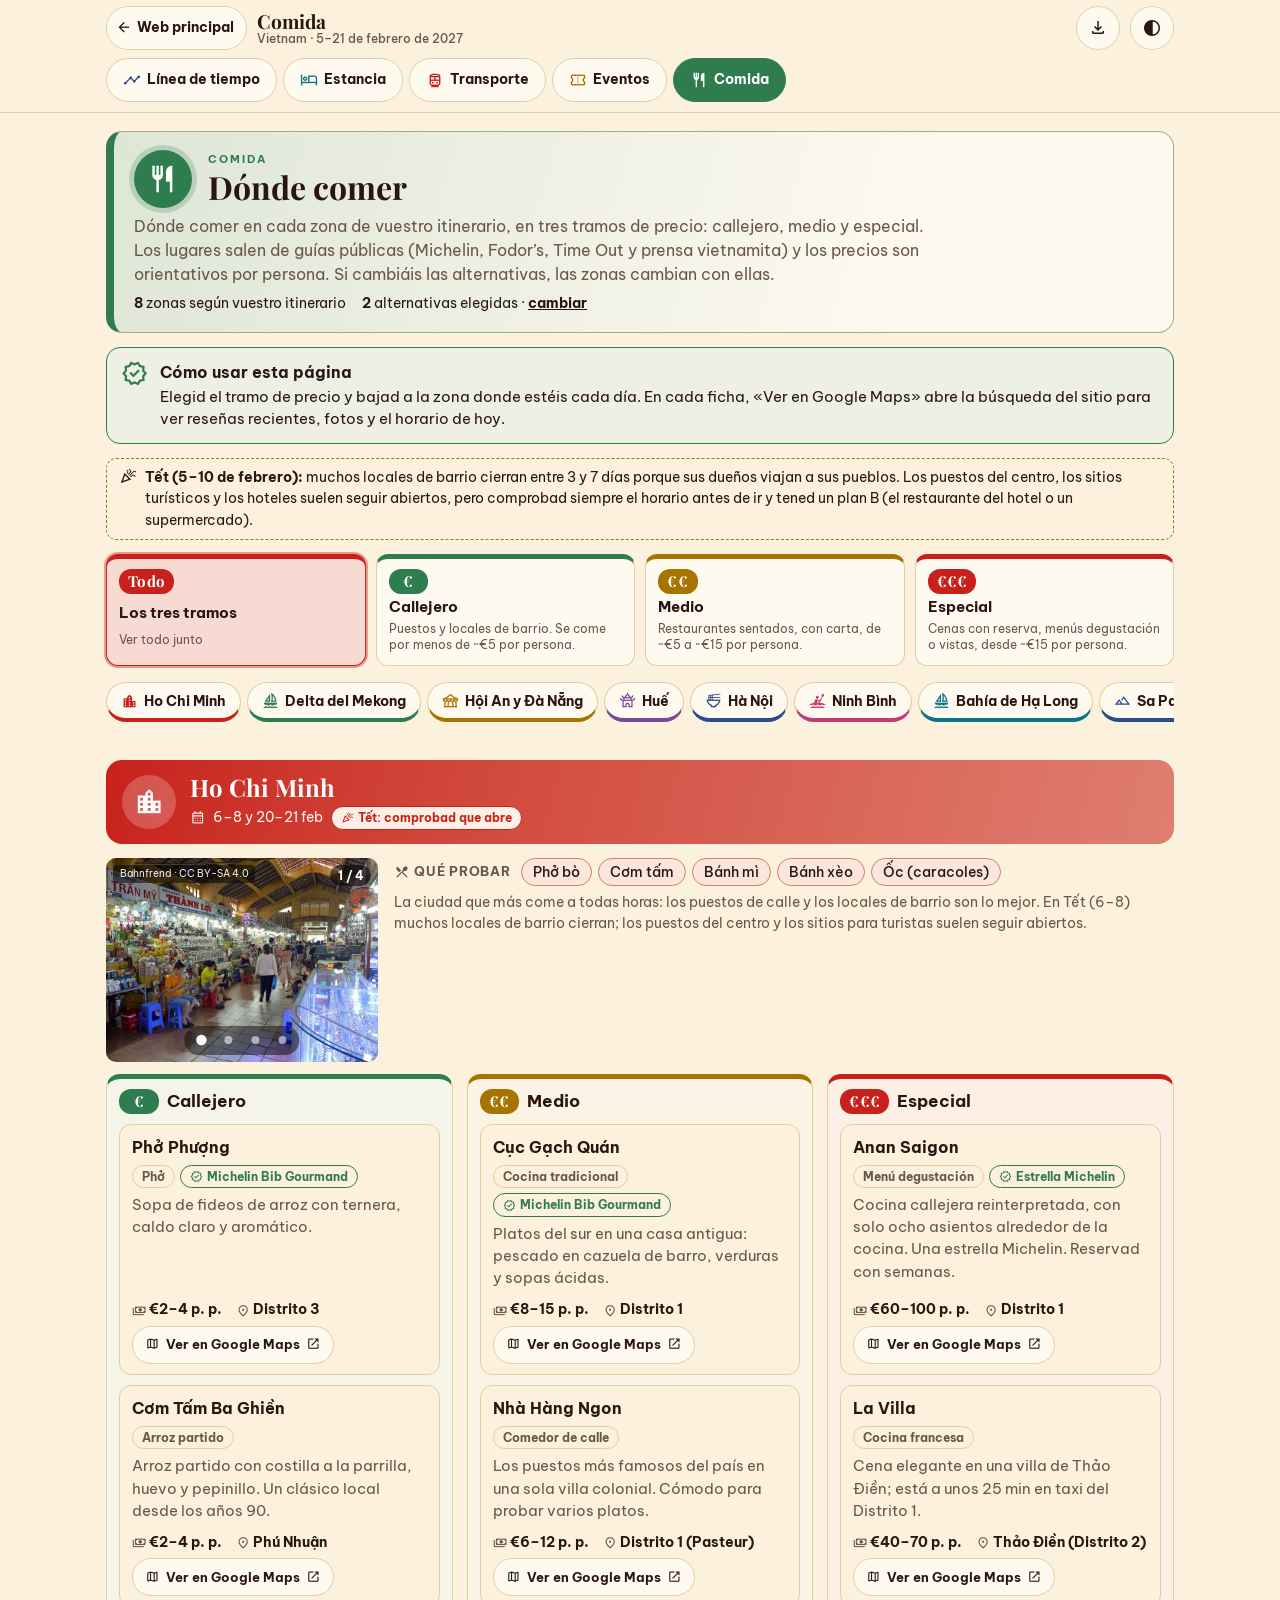
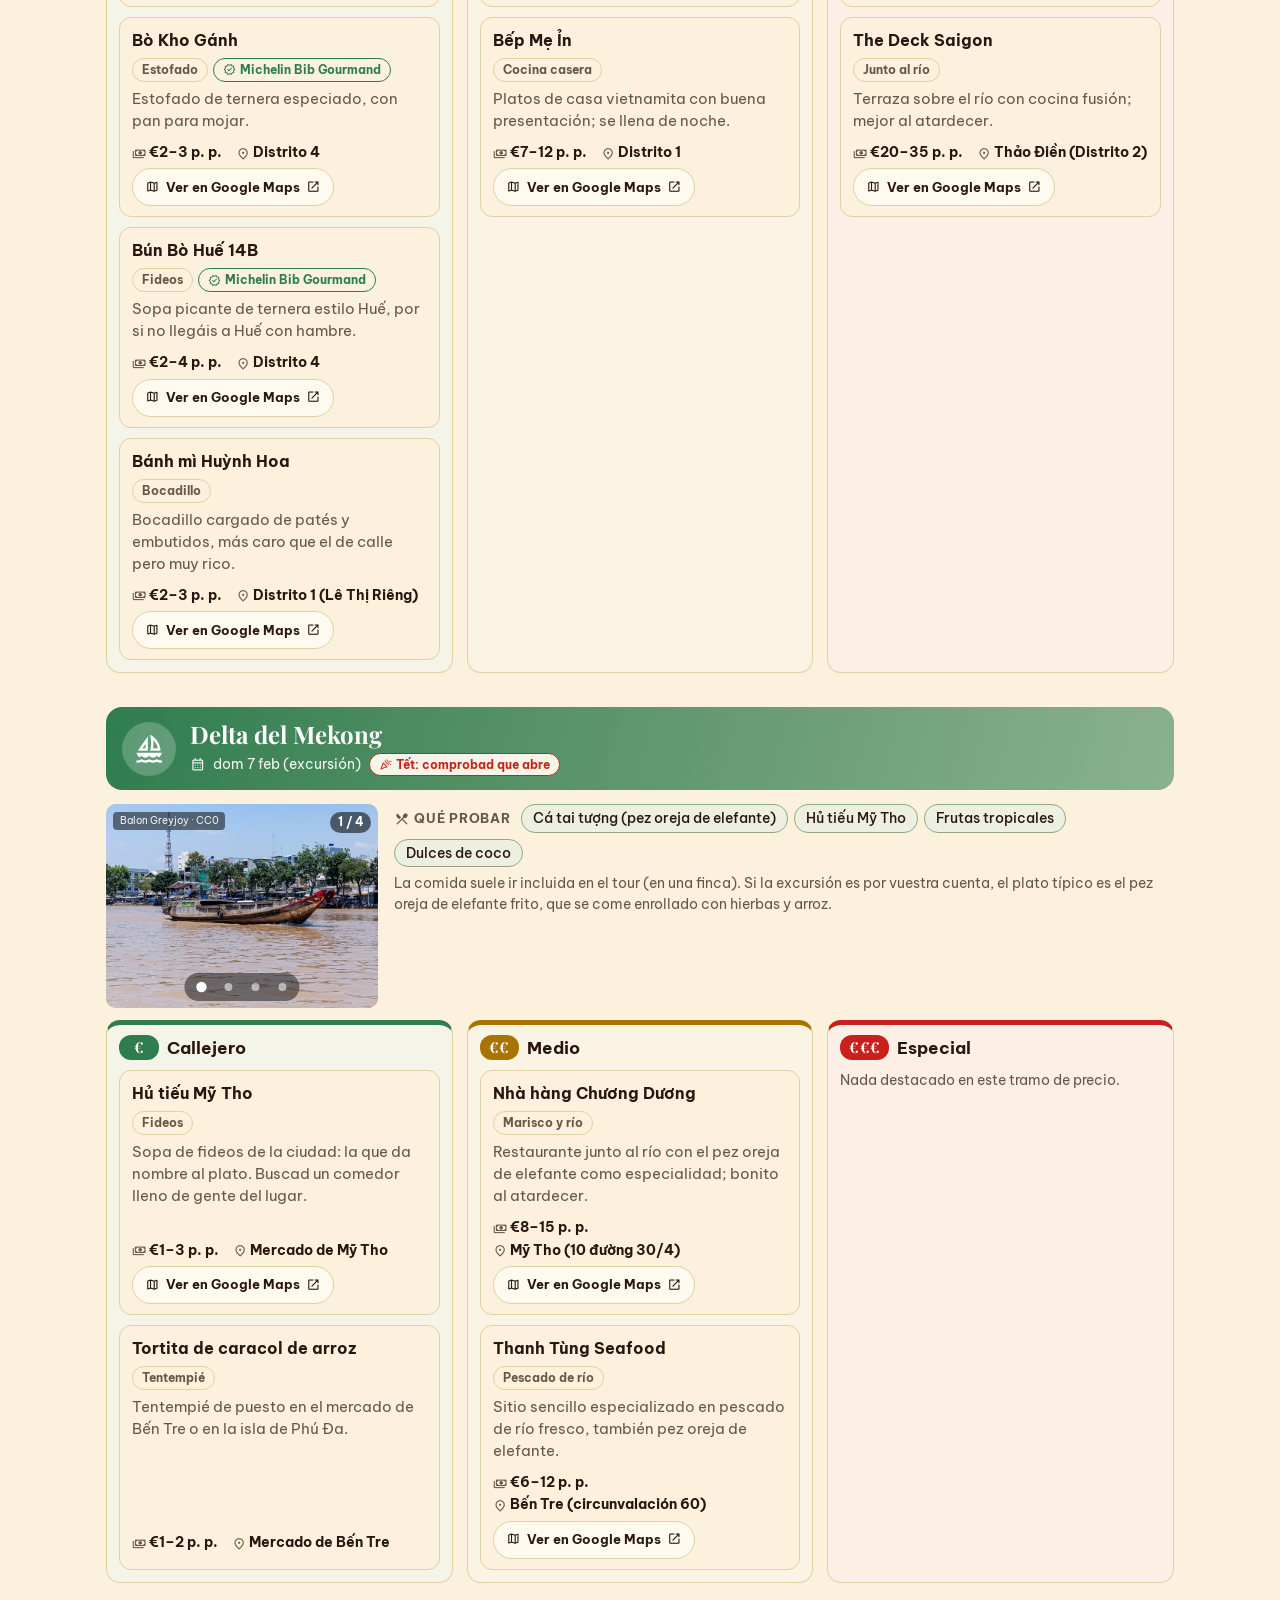
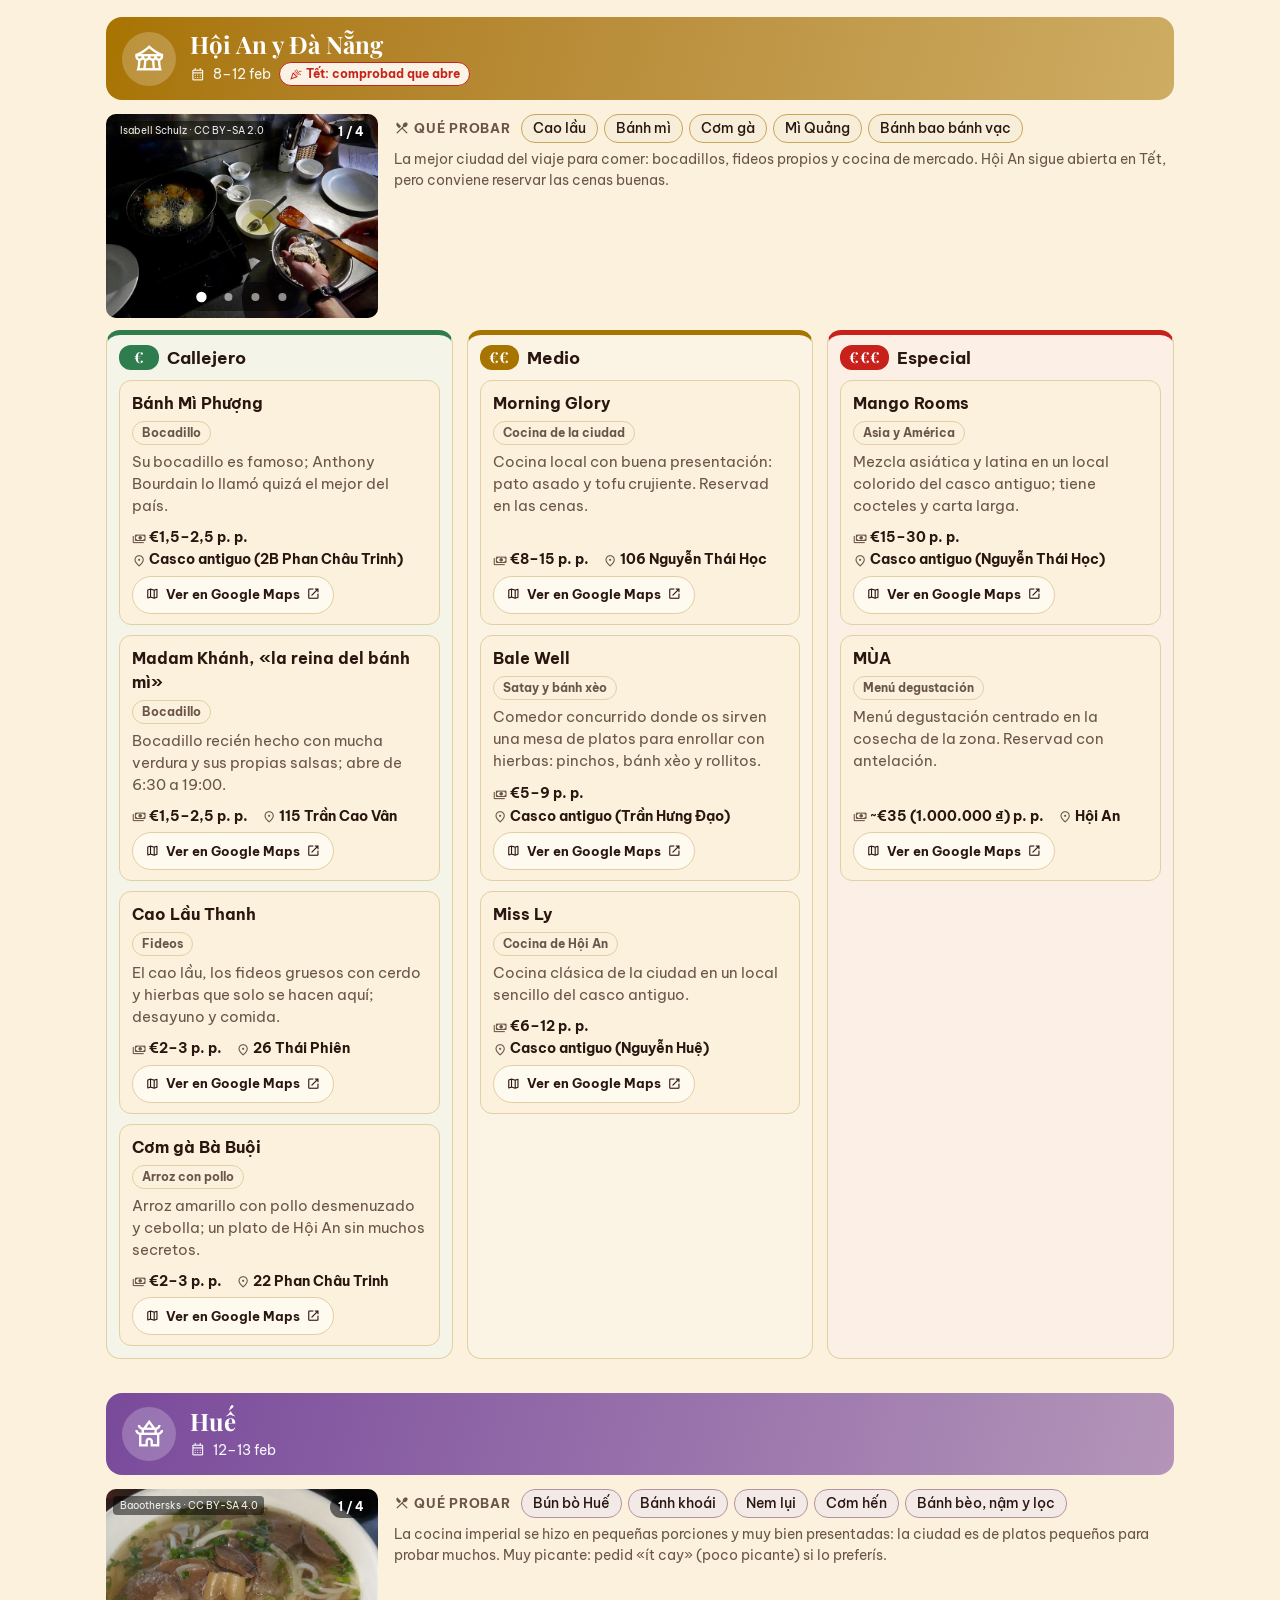
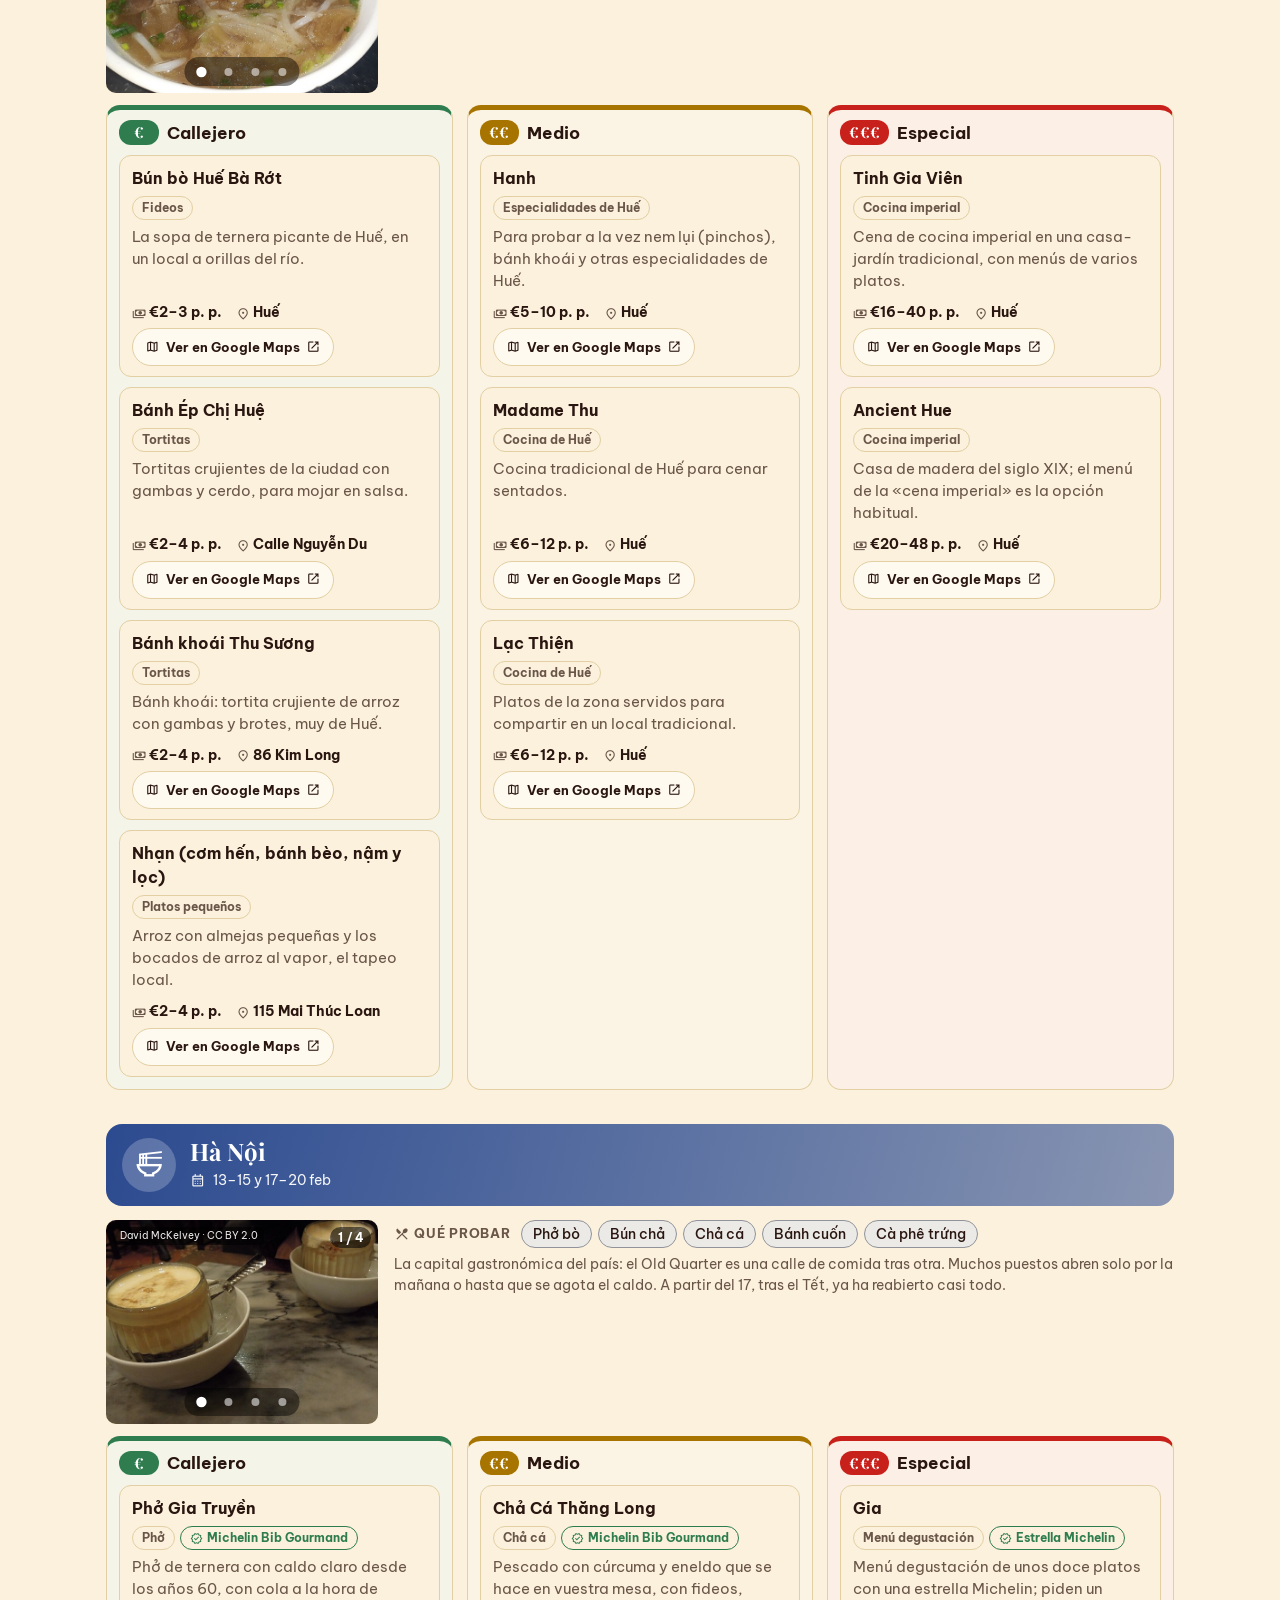
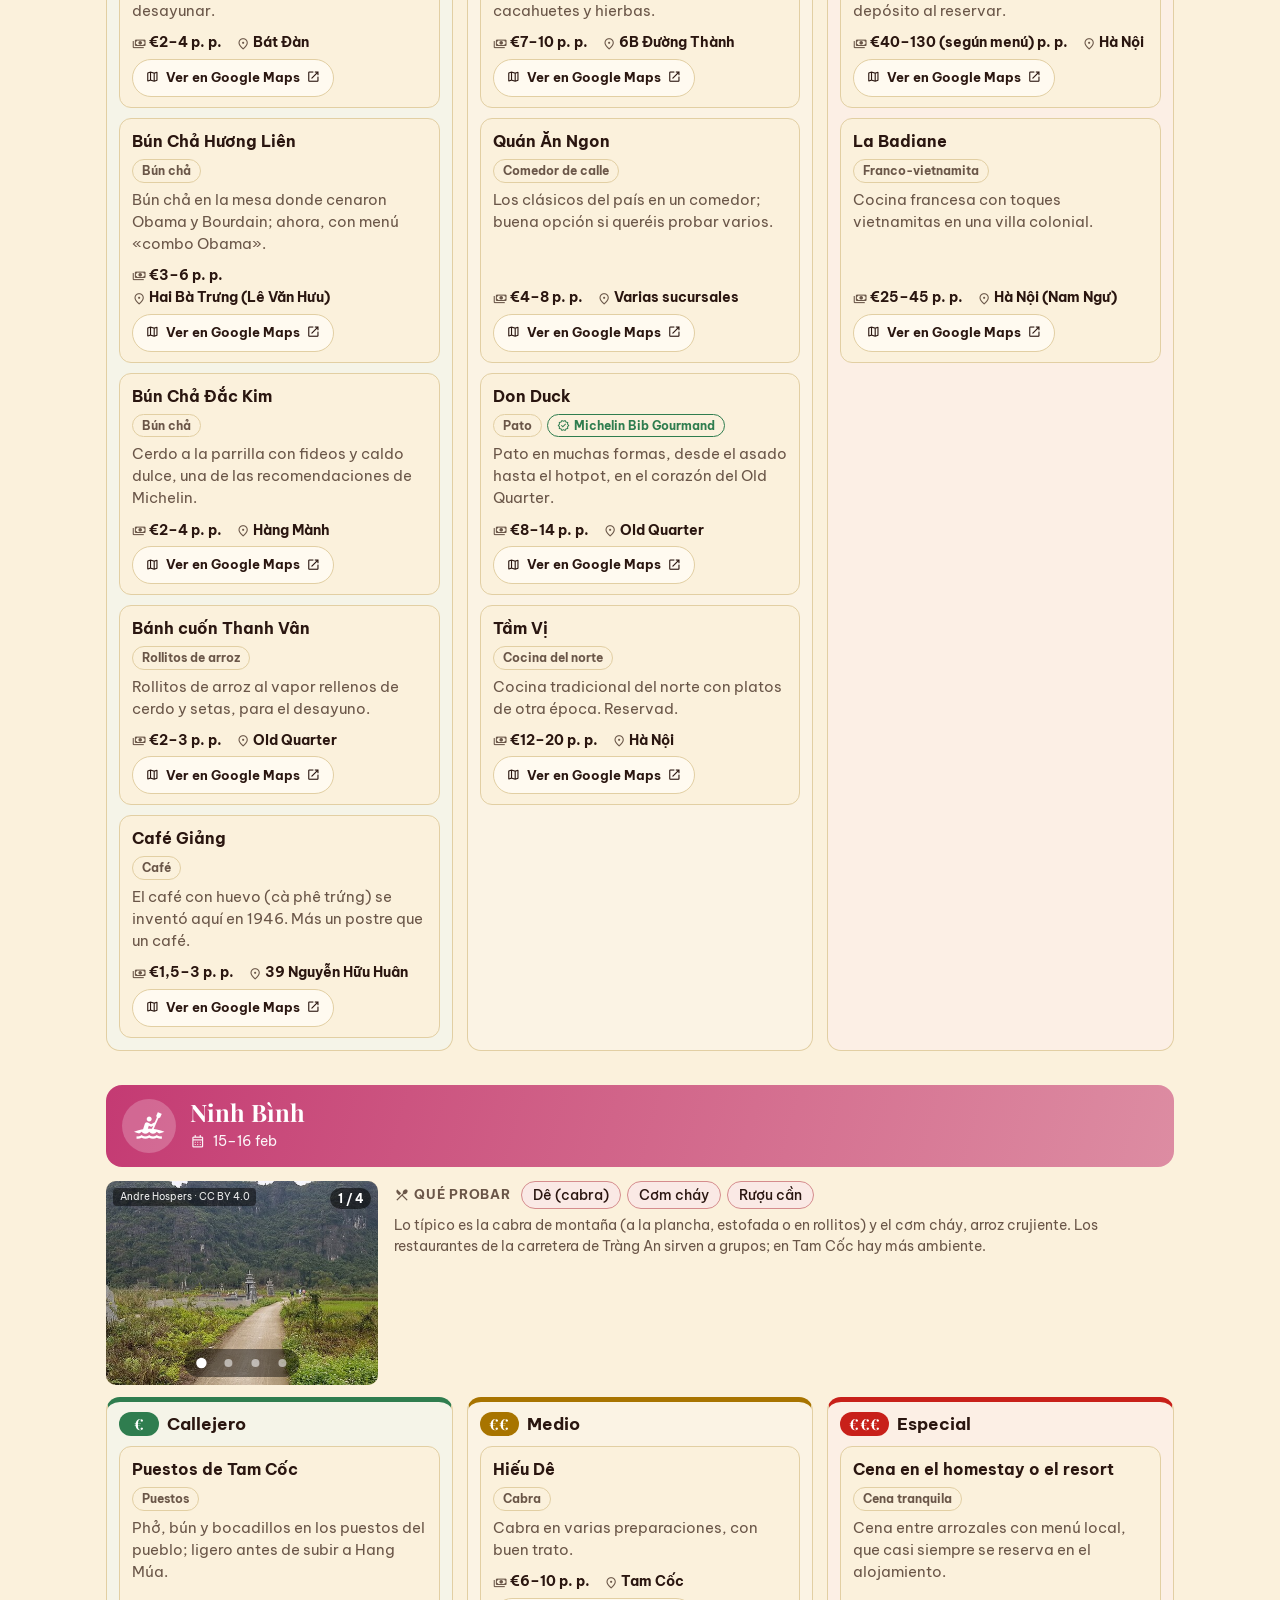
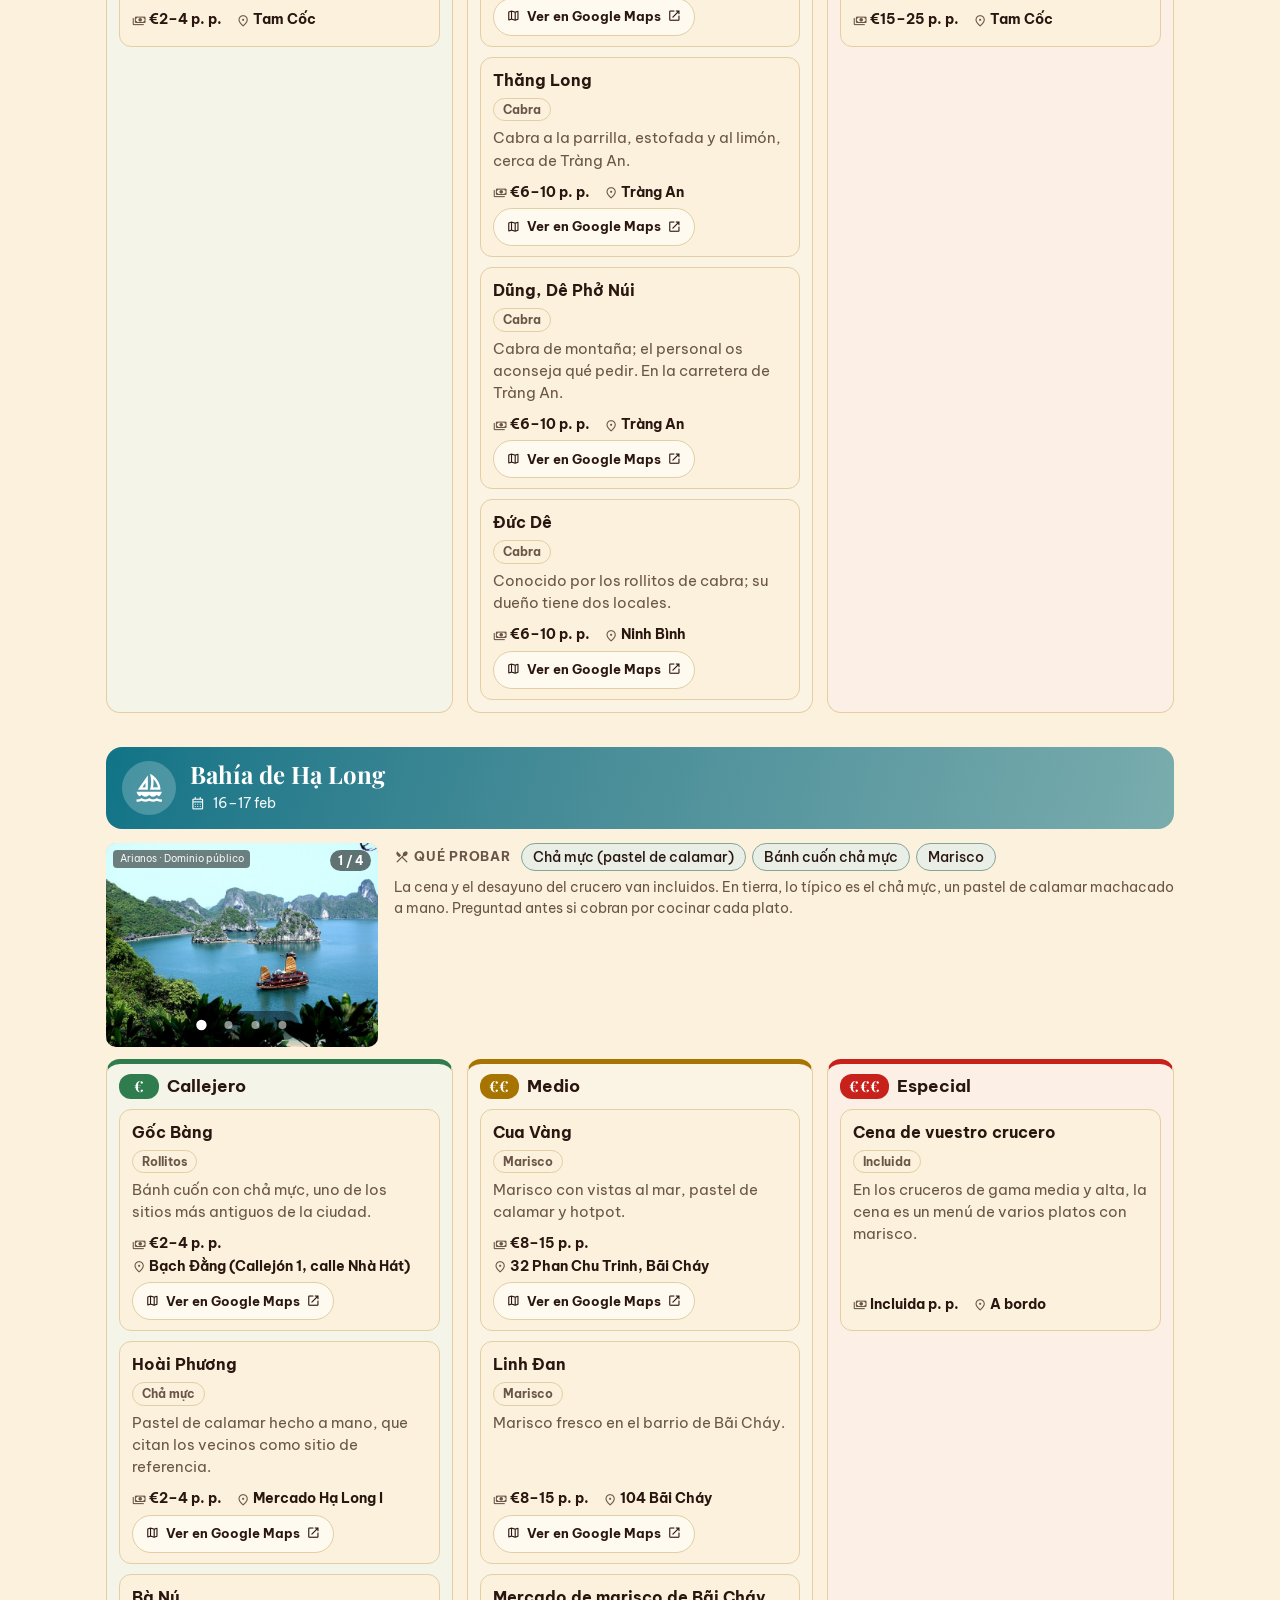
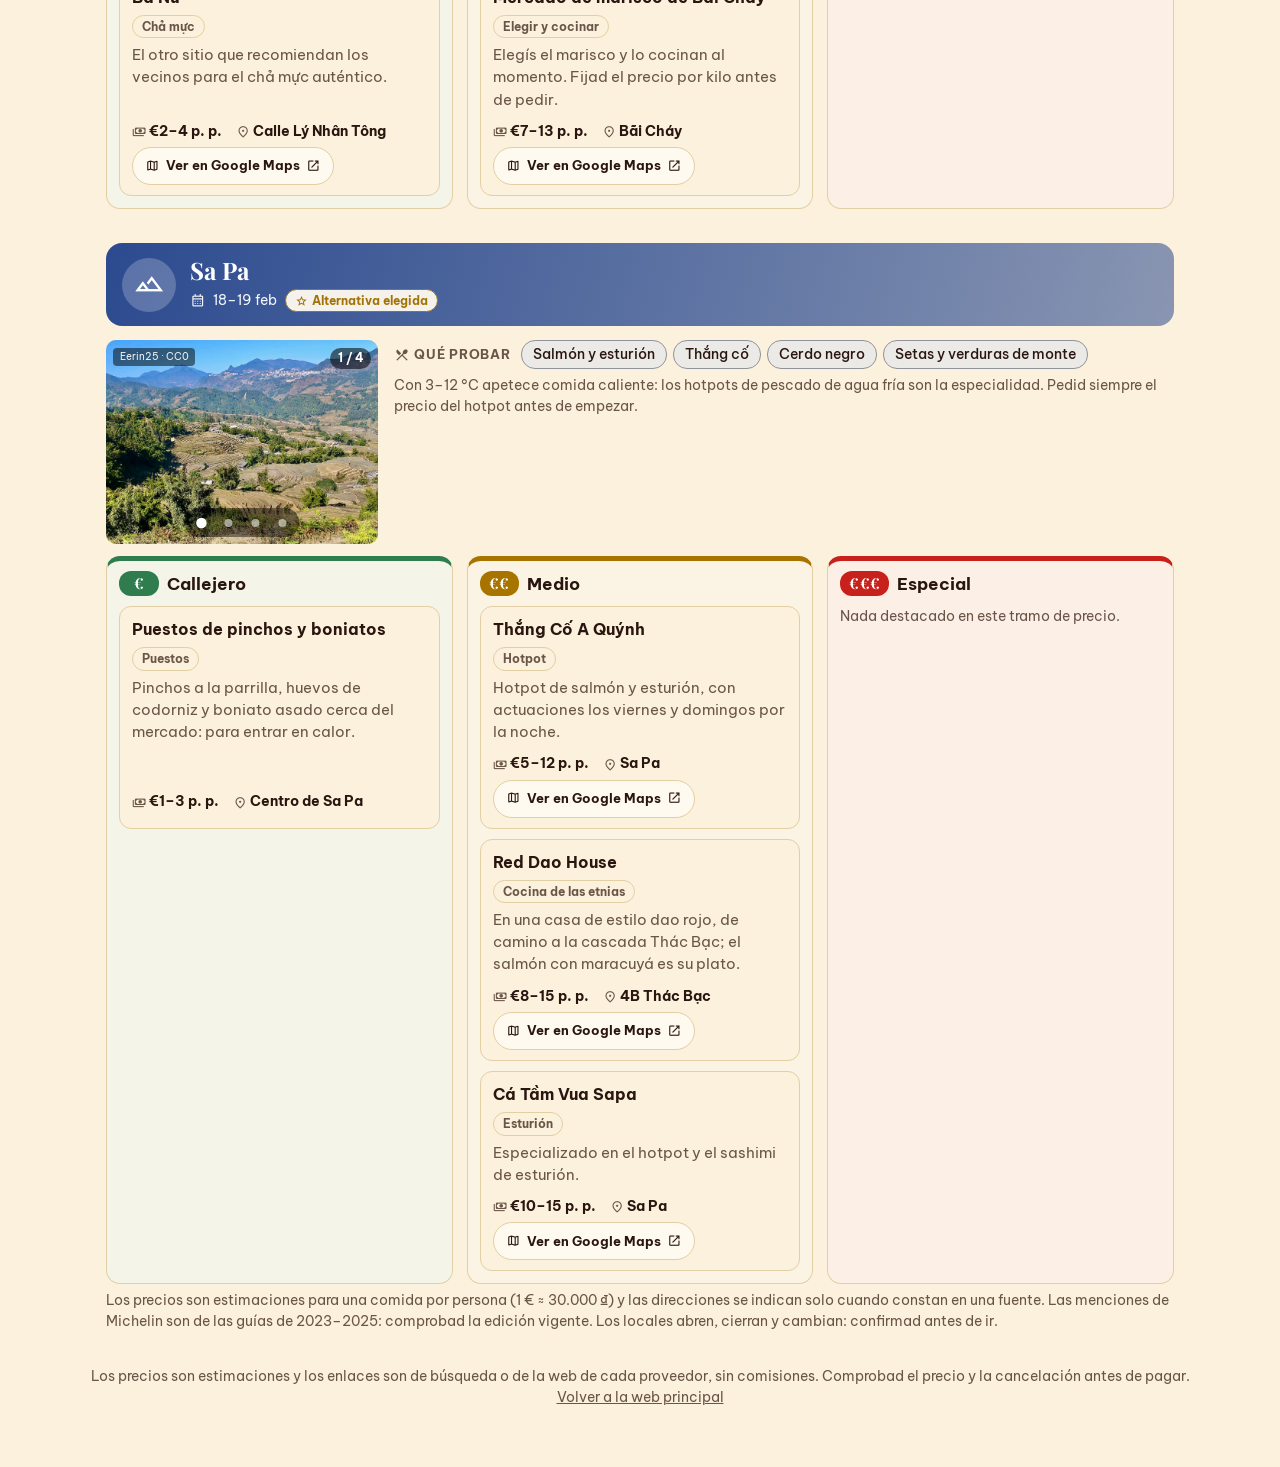
<file: comida.html>
<!doctype html>
<html lang="es">
<head>
<meta charset="utf-8">
<meta name="viewport" content="width=device-width, initial-scale=1, viewport-fit=cover">
<title>Comida · Vietnam 5–21 Febrero</title>
<meta name="description" content="Dónde comer en cada zona del viaje a Vietnam, por tramos de precio.">
<link rel="icon" href="data:image/svg+xml,%3Csvg xmlns='http://www.w3.org/2000/svg' viewBox='0 0 32 32'%3E%3Crect width='32' height='32' rx='6' fill='%23c8201a'/%3E%3Cpolygon points='16,5 19.2,12.6 27,13.2 21,18.4 22.9,26 16,21.9 9.1,26 11,18.4 5,13.2 12.8,12.6' fill='%23ffcd00'/%3E%3C/svg%3E">
<script>try { var th = localStorage.getItem('theme'); if (th === 'dark' || th === 'light') document.documentElement.setAttribute('data-theme', th); } catch (e) {}</script>
<link rel="preconnect" href="https://fonts.googleapis.com">
<link rel="preconnect" href="https://fonts.gstatic.com" crossorigin>
<link rel="stylesheet" href="https://fonts.googleapis.com/css2?family=Material+Symbols+Outlined:opsz,wght,FILL,GRAD@24,400,0,0&display=block">
<link rel="stylesheet" href="https://fonts.googleapis.com/css2?family=Be+Vietnam+Pro:wght@400;500;700&family=Playfair+Display:wght@600;700;900&display=swap">
<link rel="stylesheet" href="assets/css/sub.css">
</head>
<body>
<noscript><p class="wrap msg">Esta página necesita JavaScript.</p></noscript>
<script src="assets/js/data.js"></script>
<script src="assets/js/gallery.js"></script>
<script src="assets/js/food.js"></script>
<script src="assets/js/book.js"></script>
<script>VNB.boot('food');</script>
</body>
</html>
</file>
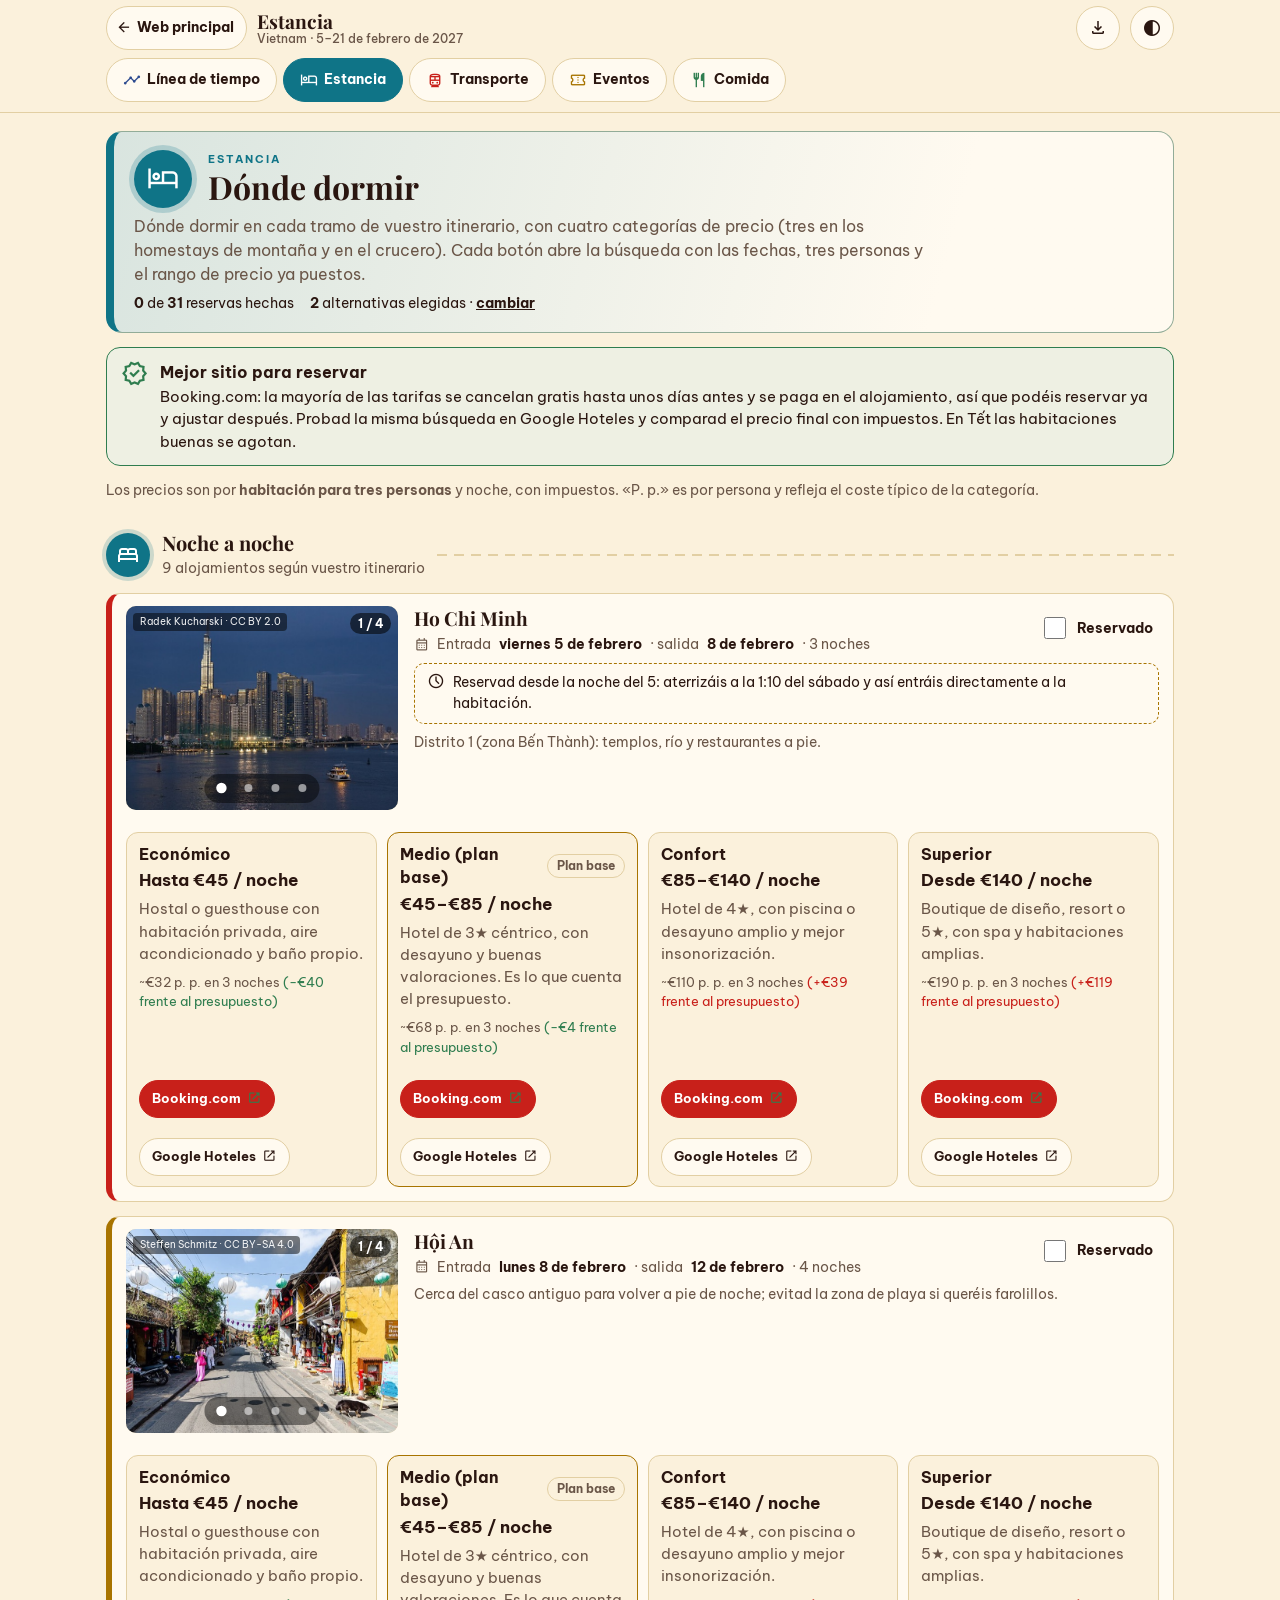
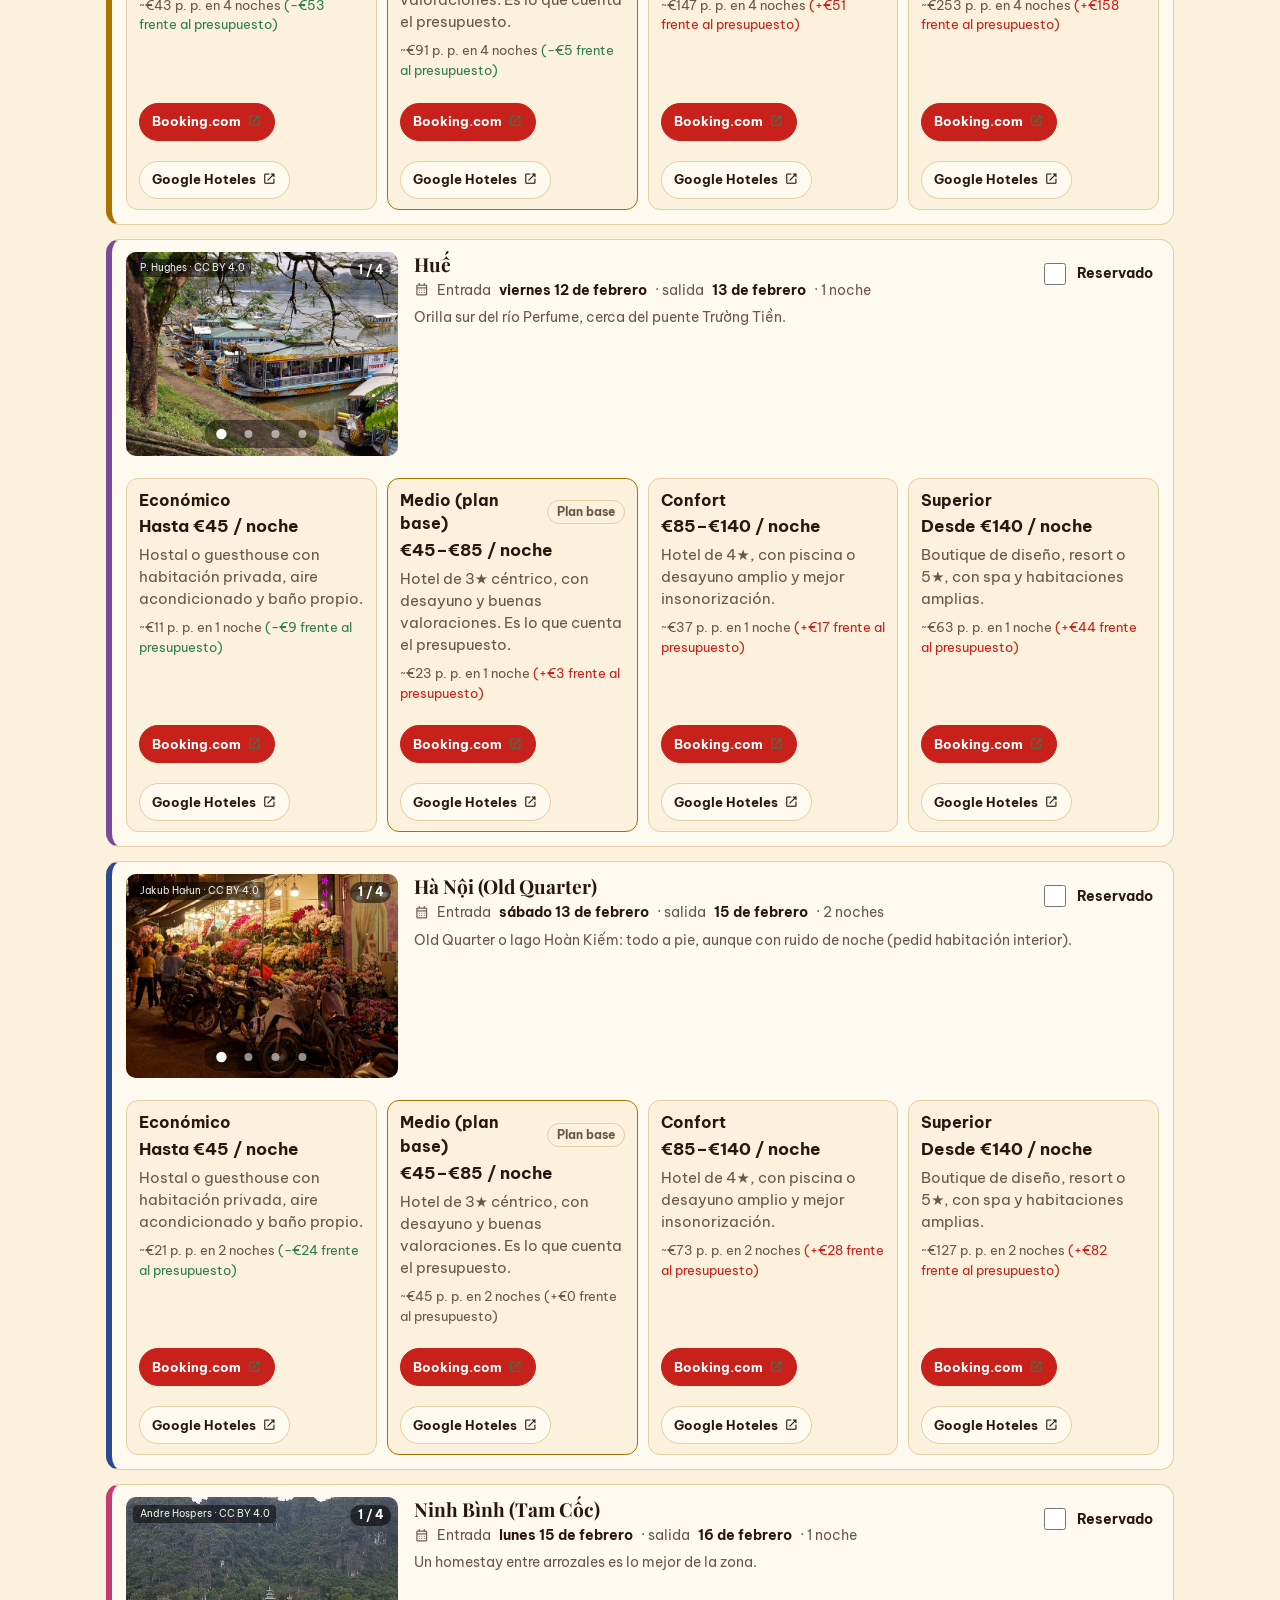
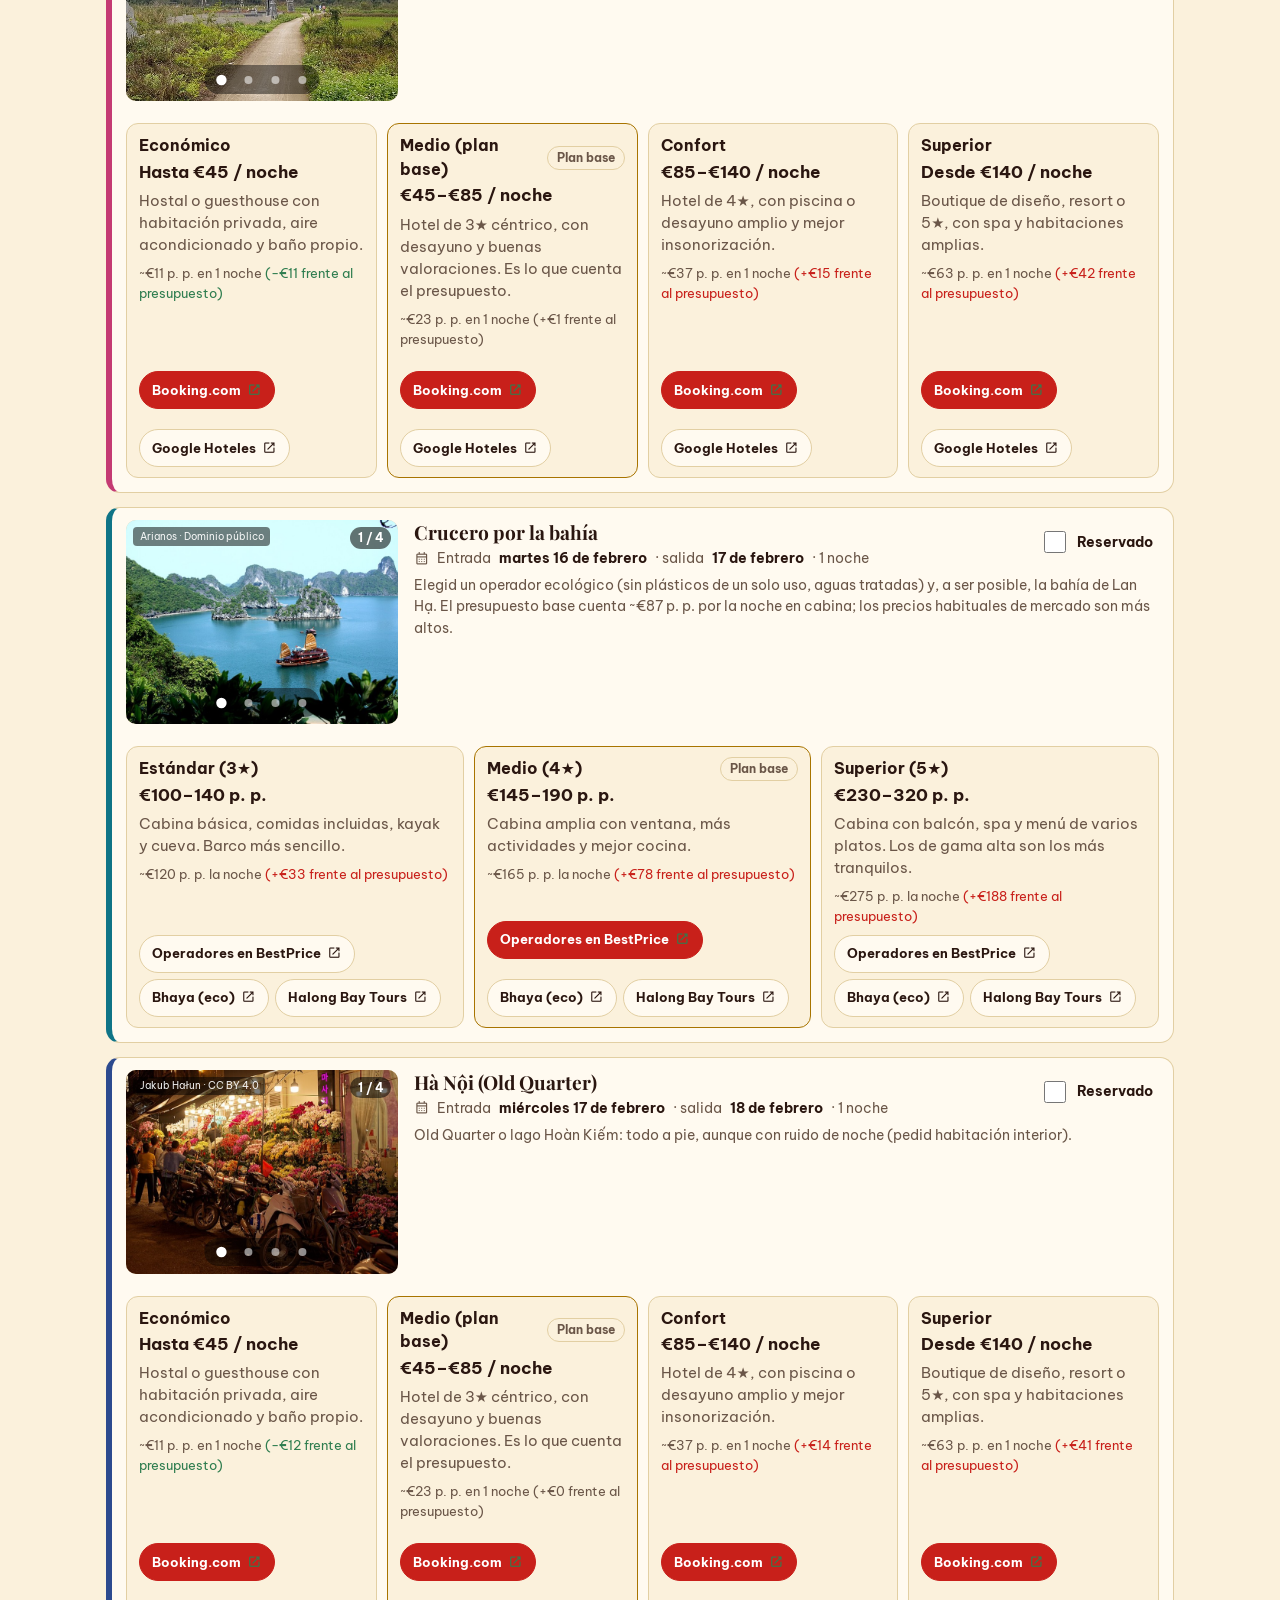
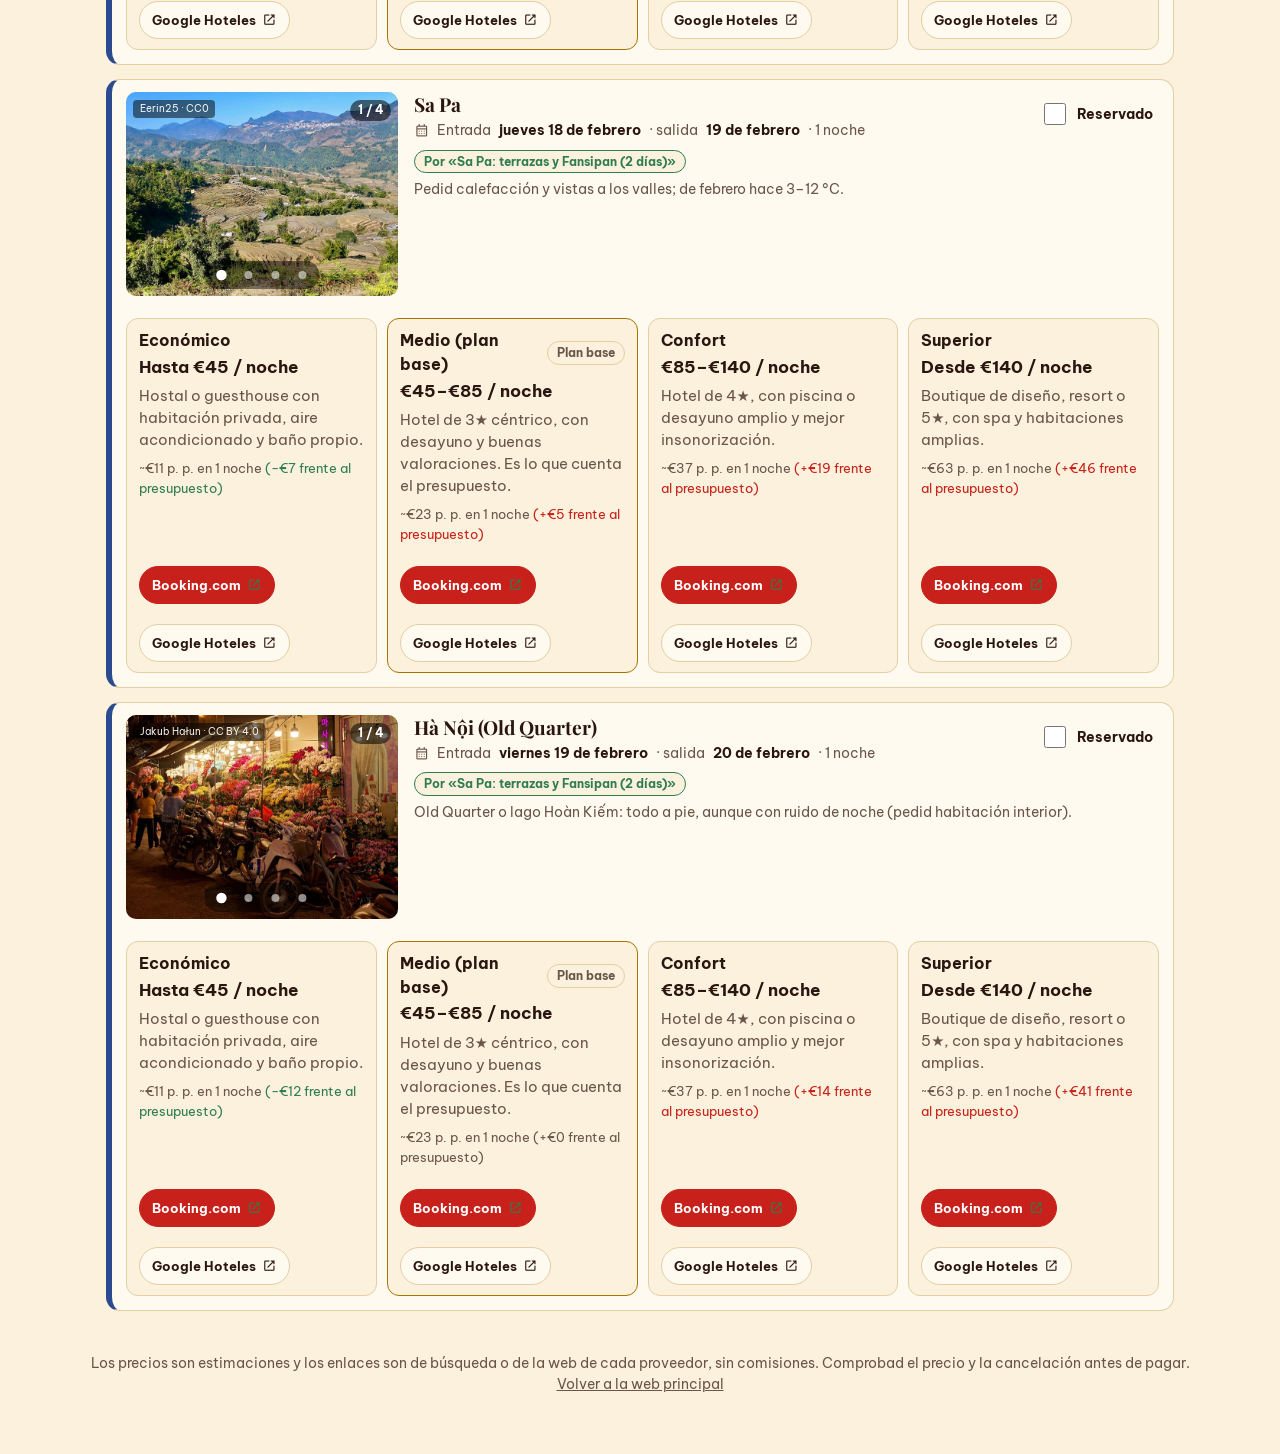
<file: estancia.html>
<!doctype html>
<html lang="es">
<head>
<meta charset="utf-8">
<meta name="viewport" content="width=device-width, initial-scale=1, viewport-fit=cover">
<title>Estancia · Vietnam 5–21 Febrero</title>
<meta name="description" content="Estancia del viaje a Vietnam según el itinerario elegido, con el mejor sitio para reservar cada cosa.">
<link rel="icon" href="data:image/svg+xml,%3Csvg xmlns='http://www.w3.org/2000/svg' viewBox='0 0 32 32'%3E%3Crect width='32' height='32' rx='6' fill='%23c8201a'/%3E%3Cpolygon points='16,5 19.2,12.6 27,13.2 21,18.4 22.9,26 16,21.9 9.1,26 11,18.4 5,13.2 12.8,12.6' fill='%23ffcd00'/%3E%3C/svg%3E">
<script>try { var th = localStorage.getItem('theme'); if (th === 'dark' || th === 'light') document.documentElement.setAttribute('data-theme', th); } catch (e) {}</script>
<link rel="preconnect" href="https://fonts.googleapis.com">
<link rel="preconnect" href="https://fonts.gstatic.com" crossorigin>
<link rel="stylesheet" href="https://fonts.googleapis.com/css2?family=Material+Symbols+Outlined:opsz,wght,FILL,GRAD@24,400,0,0&display=block">
<link rel="stylesheet" href="https://fonts.googleapis.com/css2?family=Be+Vietnam+Pro:wght@400;500;700&family=Playfair+Display:wght@600;700;900&display=swap">
<link rel="stylesheet" href="assets/css/sub.css">
</head>
<body>
<noscript><p class="wrap msg">Esta página necesita JavaScript.</p></noscript>
<script src="assets/js/data.js"></script>
<script src="assets/js/gallery.js"></script>
<script src="assets/js/book.js"></script>
<script>VNB.boot('stay');</script>
</body>
</html>
</file>
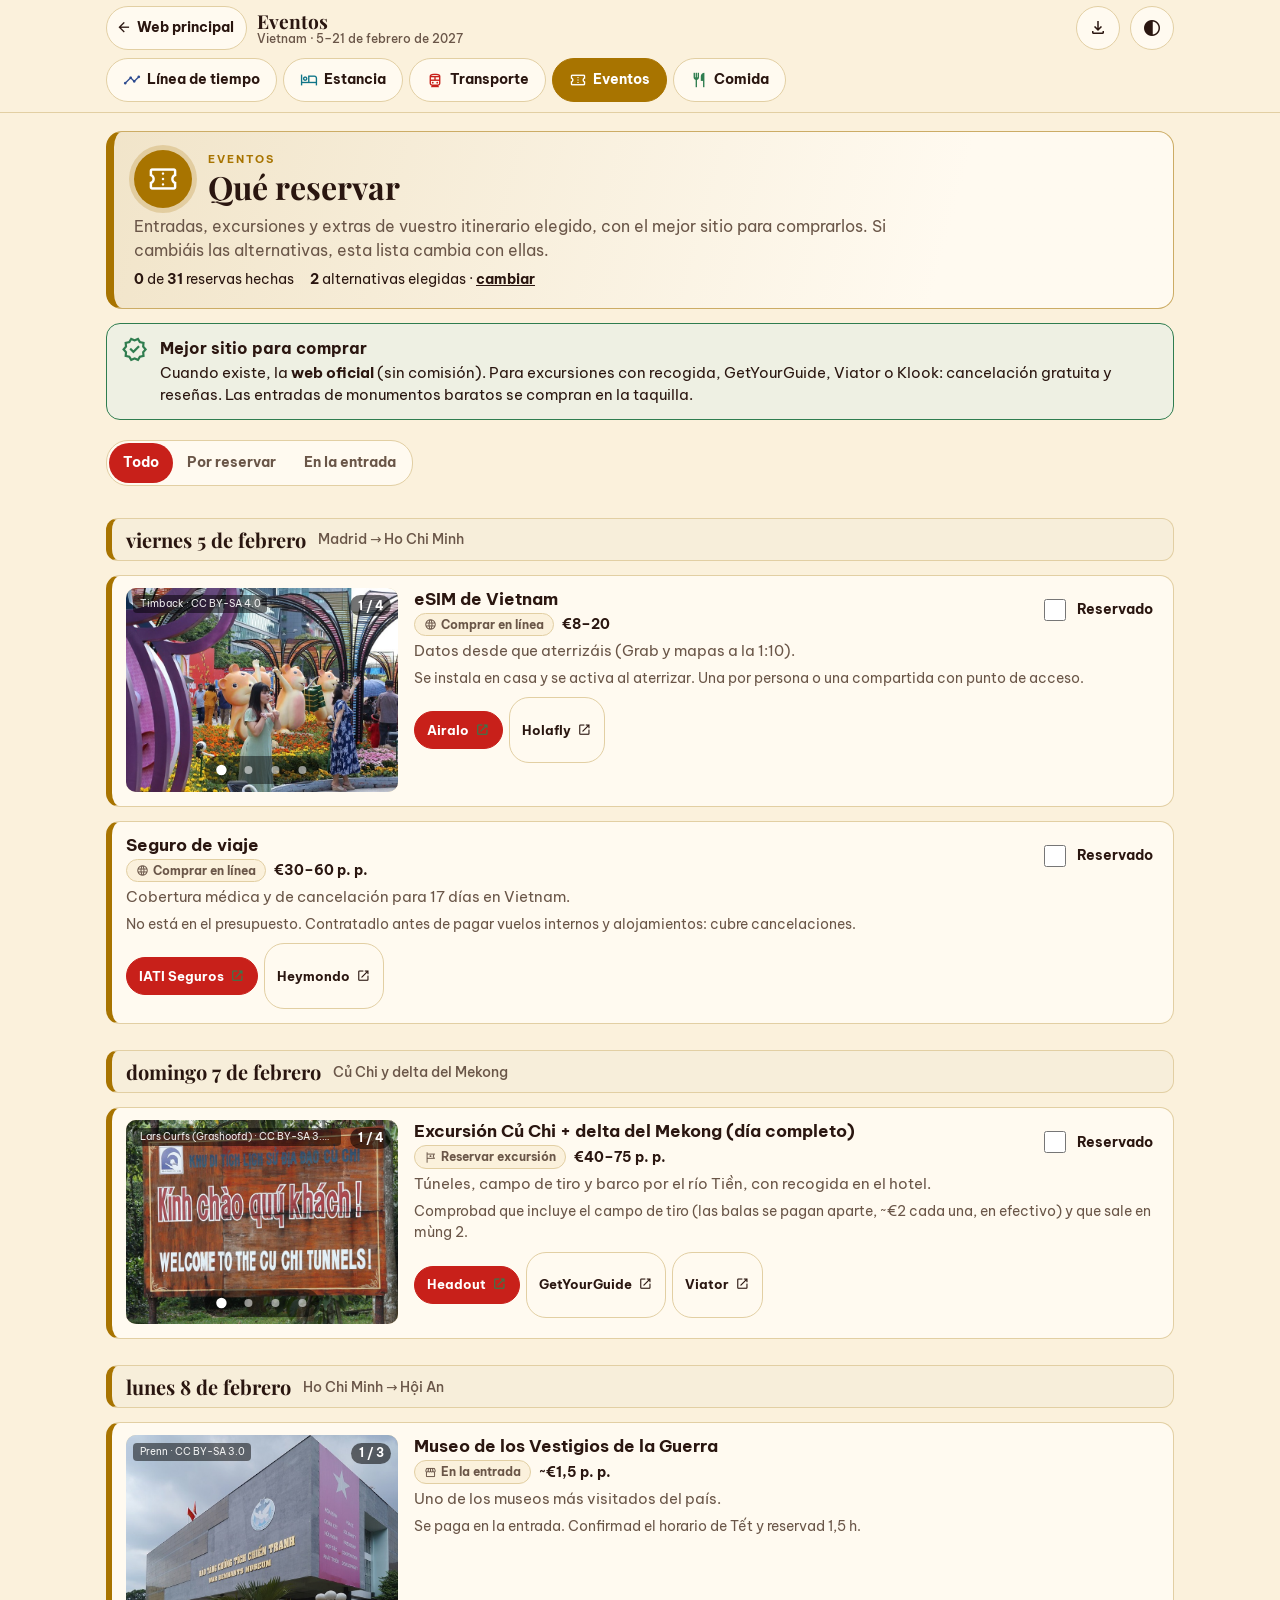
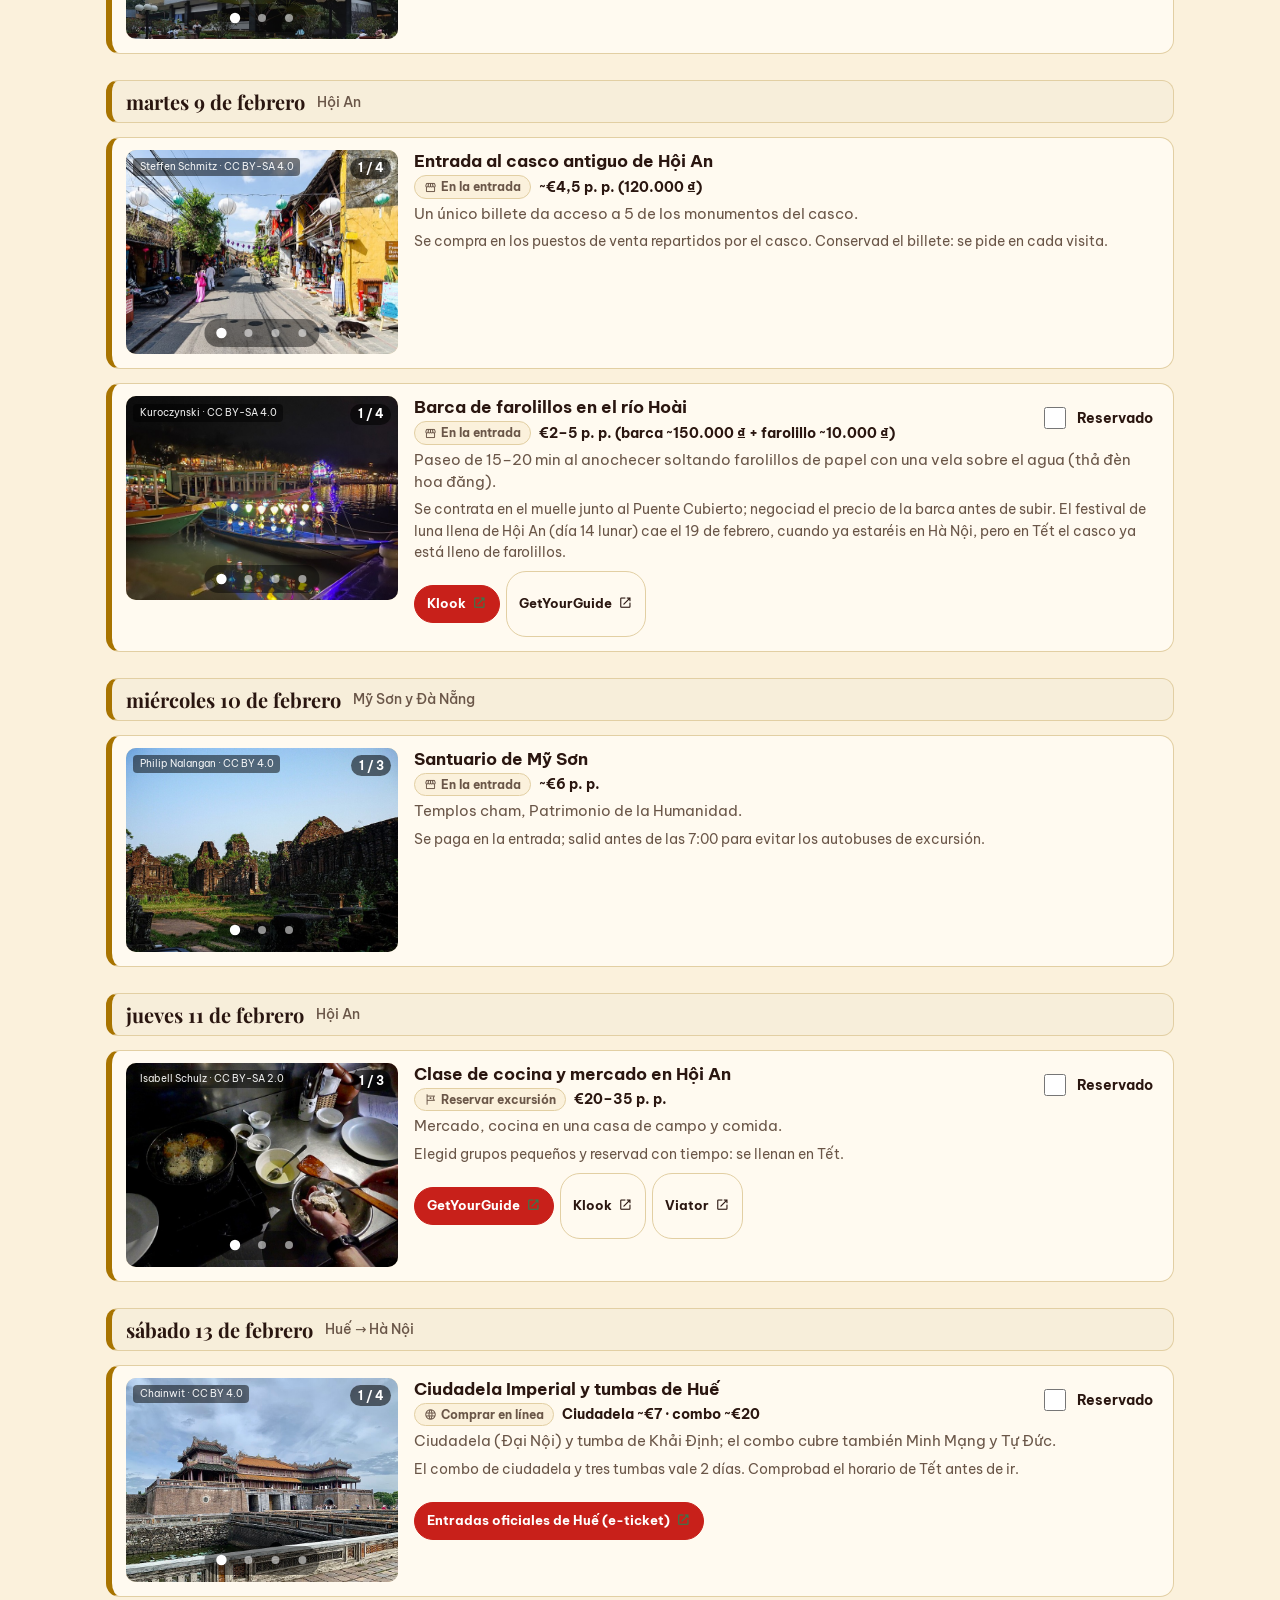
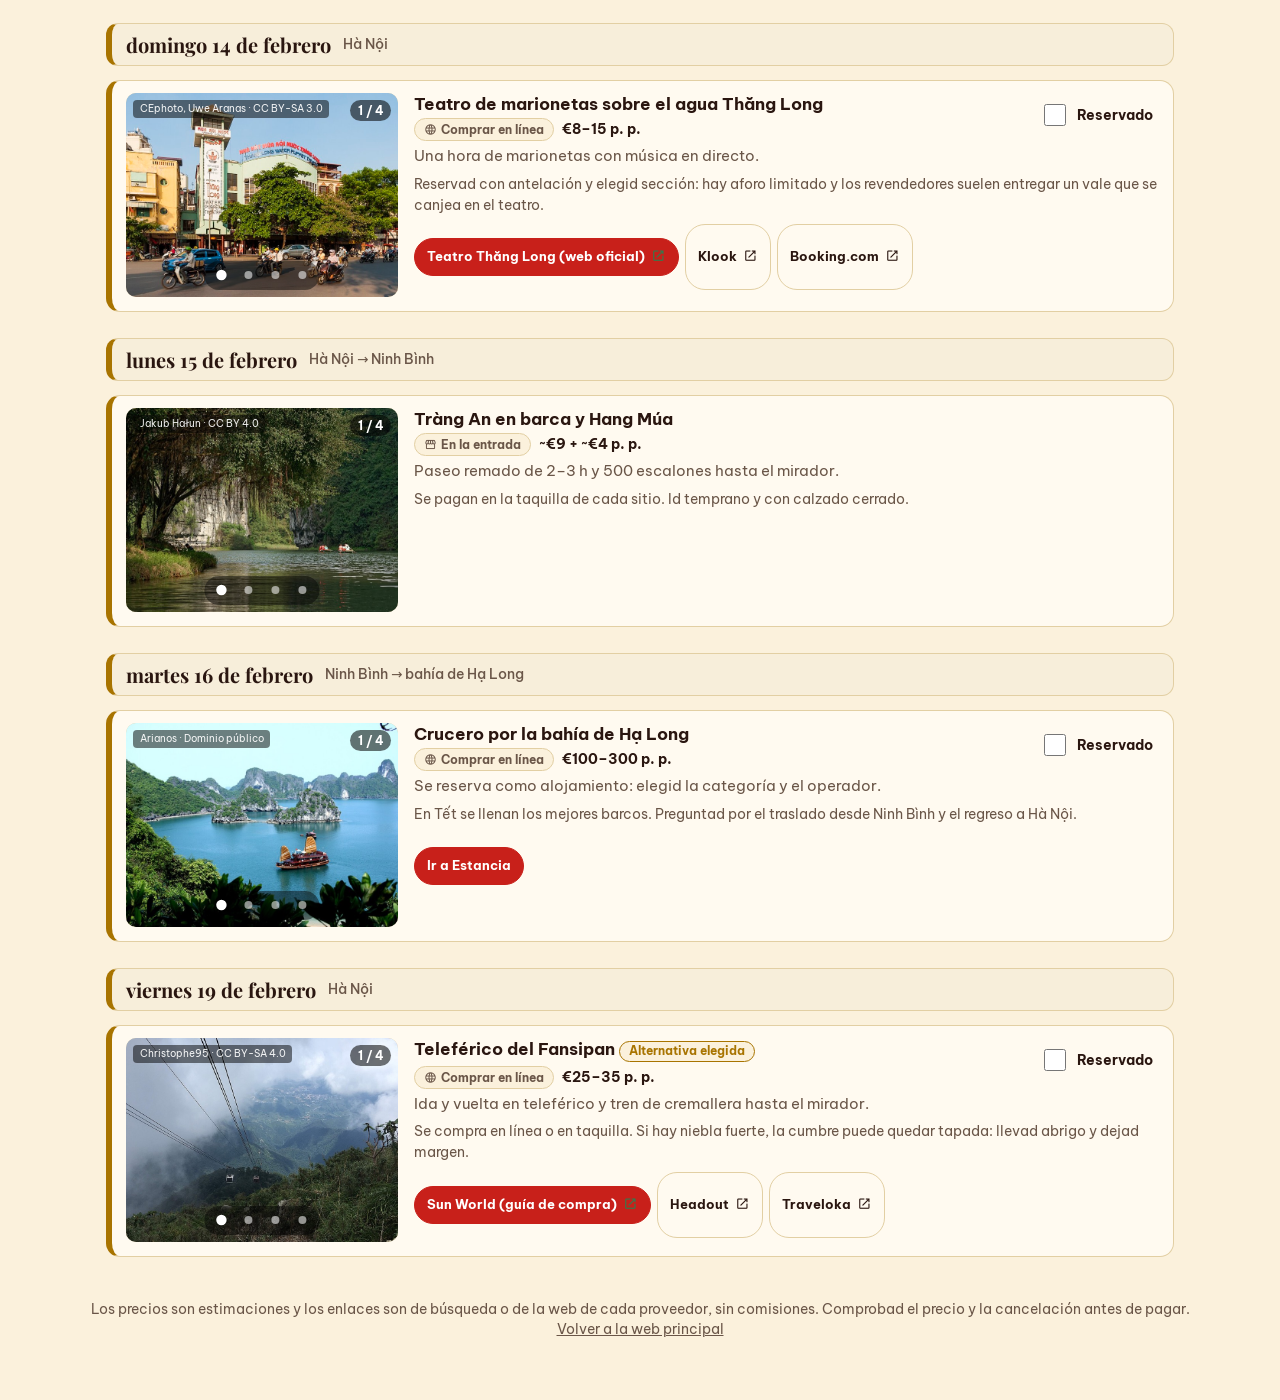
<file: eventos.html>
<!doctype html>
<html lang="es">
<head>
<meta charset="utf-8">
<meta name="viewport" content="width=device-width, initial-scale=1, viewport-fit=cover">
<title>Eventos · Vietnam 5–21 Febrero</title>
<meta name="description" content="Eventos del viaje a Vietnam según el itinerario elegido, con el mejor sitio para reservar cada cosa.">
<link rel="icon" href="data:image/svg+xml,%3Csvg xmlns='http://www.w3.org/2000/svg' viewBox='0 0 32 32'%3E%3Crect width='32' height='32' rx='6' fill='%23c8201a'/%3E%3Cpolygon points='16,5 19.2,12.6 27,13.2 21,18.4 22.9,26 16,21.9 9.1,26 11,18.4 5,13.2 12.8,12.6' fill='%23ffcd00'/%3E%3C/svg%3E">
<script>try { var th = localStorage.getItem('theme'); if (th === 'dark' || th === 'light') document.documentElement.setAttribute('data-theme', th); } catch (e) {}</script>
<link rel="preconnect" href="https://fonts.googleapis.com">
<link rel="preconnect" href="https://fonts.gstatic.com" crossorigin>
<link rel="stylesheet" href="https://fonts.googleapis.com/css2?family=Material+Symbols+Outlined:opsz,wght,FILL,GRAD@24,400,0,0&display=block">
<link rel="stylesheet" href="https://fonts.googleapis.com/css2?family=Be+Vietnam+Pro:wght@400;500;700&family=Playfair+Display:wght@600;700;900&display=swap">
<link rel="stylesheet" href="assets/css/sub.css">
</head>
<body>
<noscript><p class="wrap msg">Esta página necesita JavaScript.</p></noscript>
<script src="assets/js/data.js"></script>
<script src="assets/js/gallery.js"></script>
<script src="assets/js/book.js"></script>
<script>VNB.boot('events');</script>
</body>
</html>
</file>
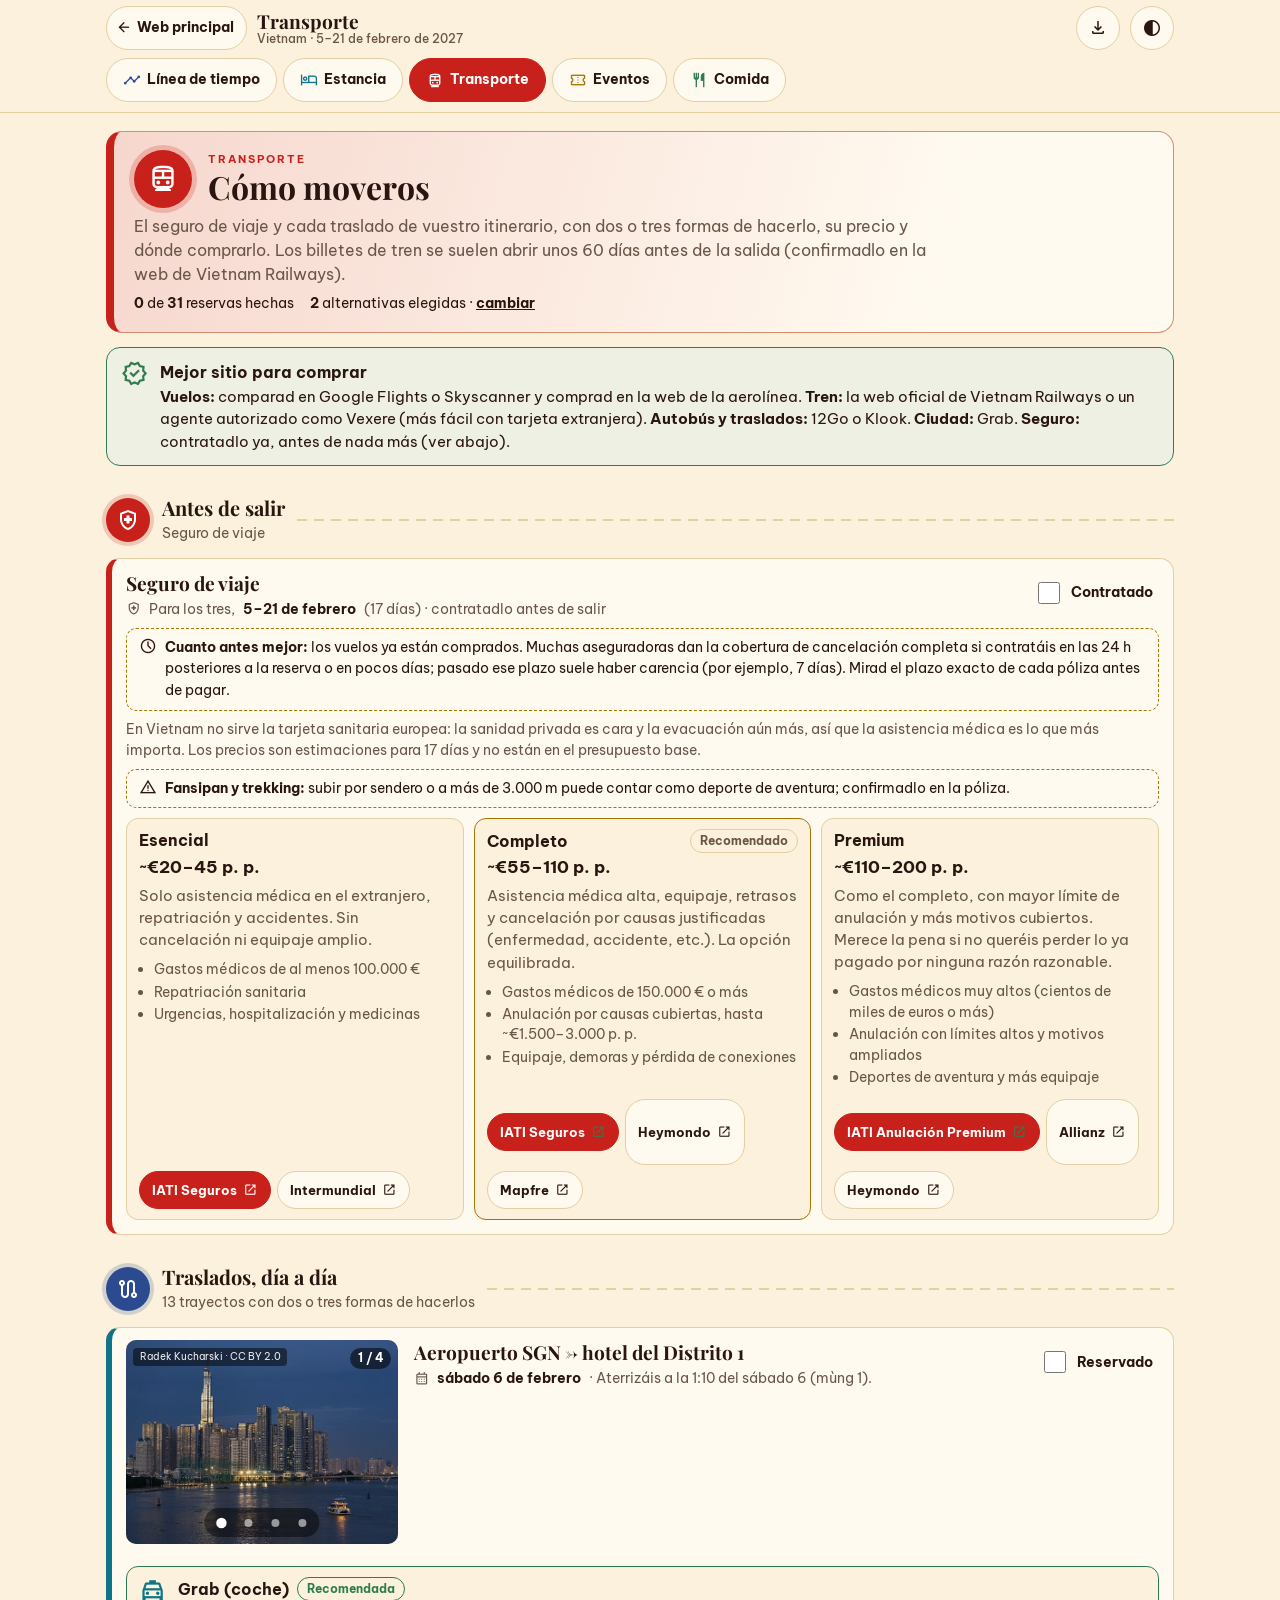
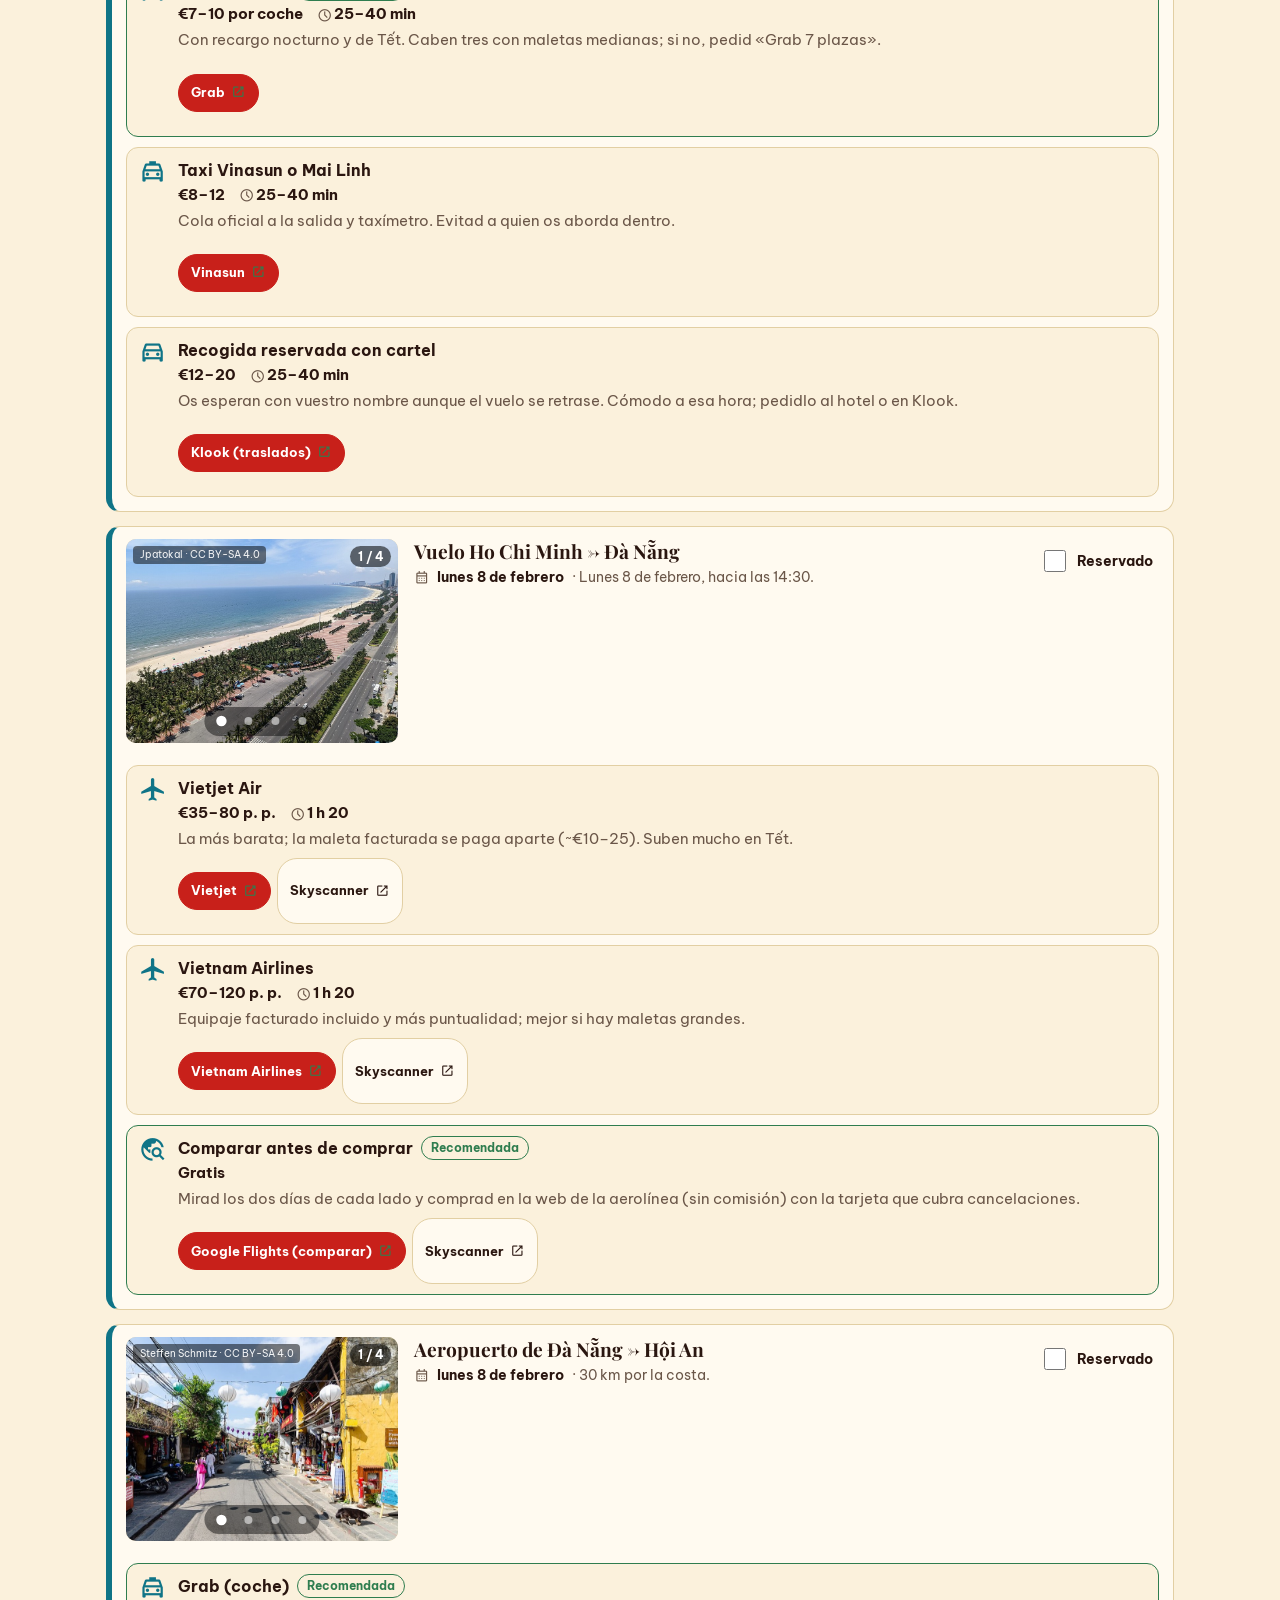
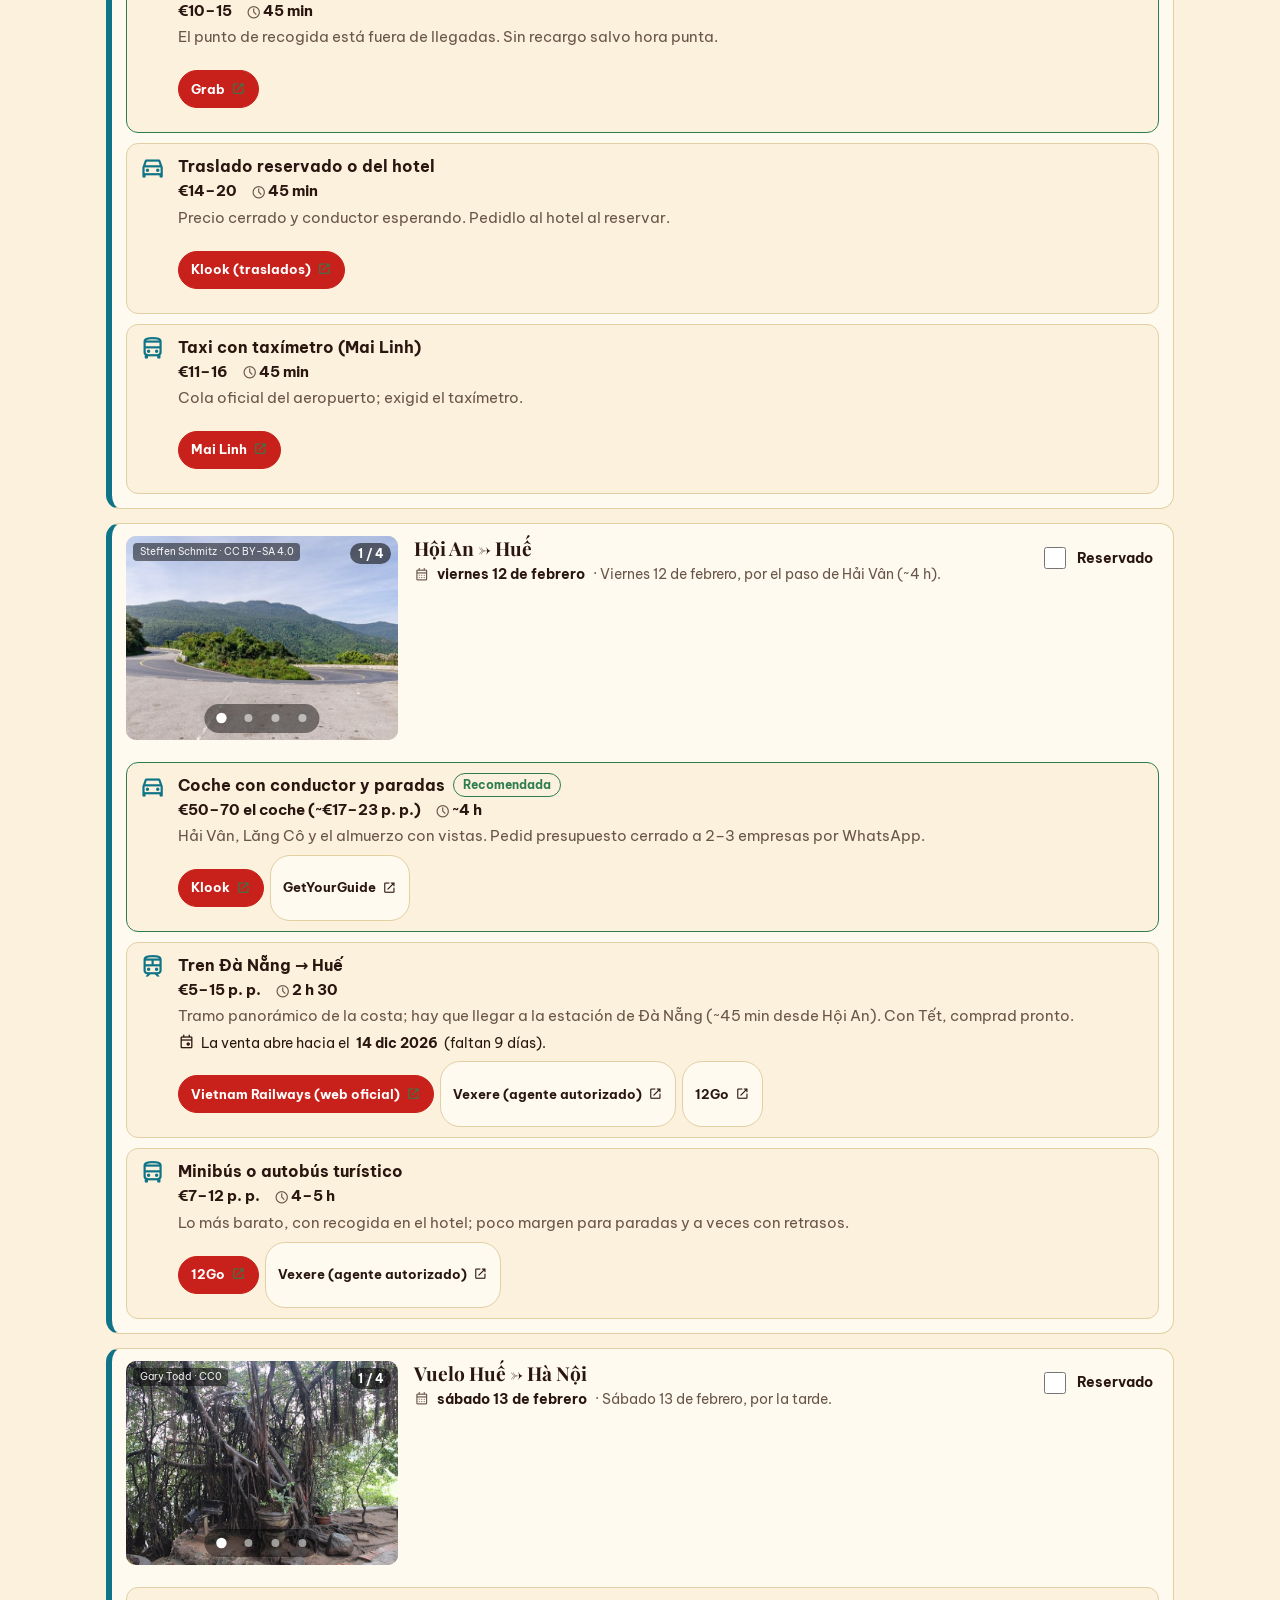
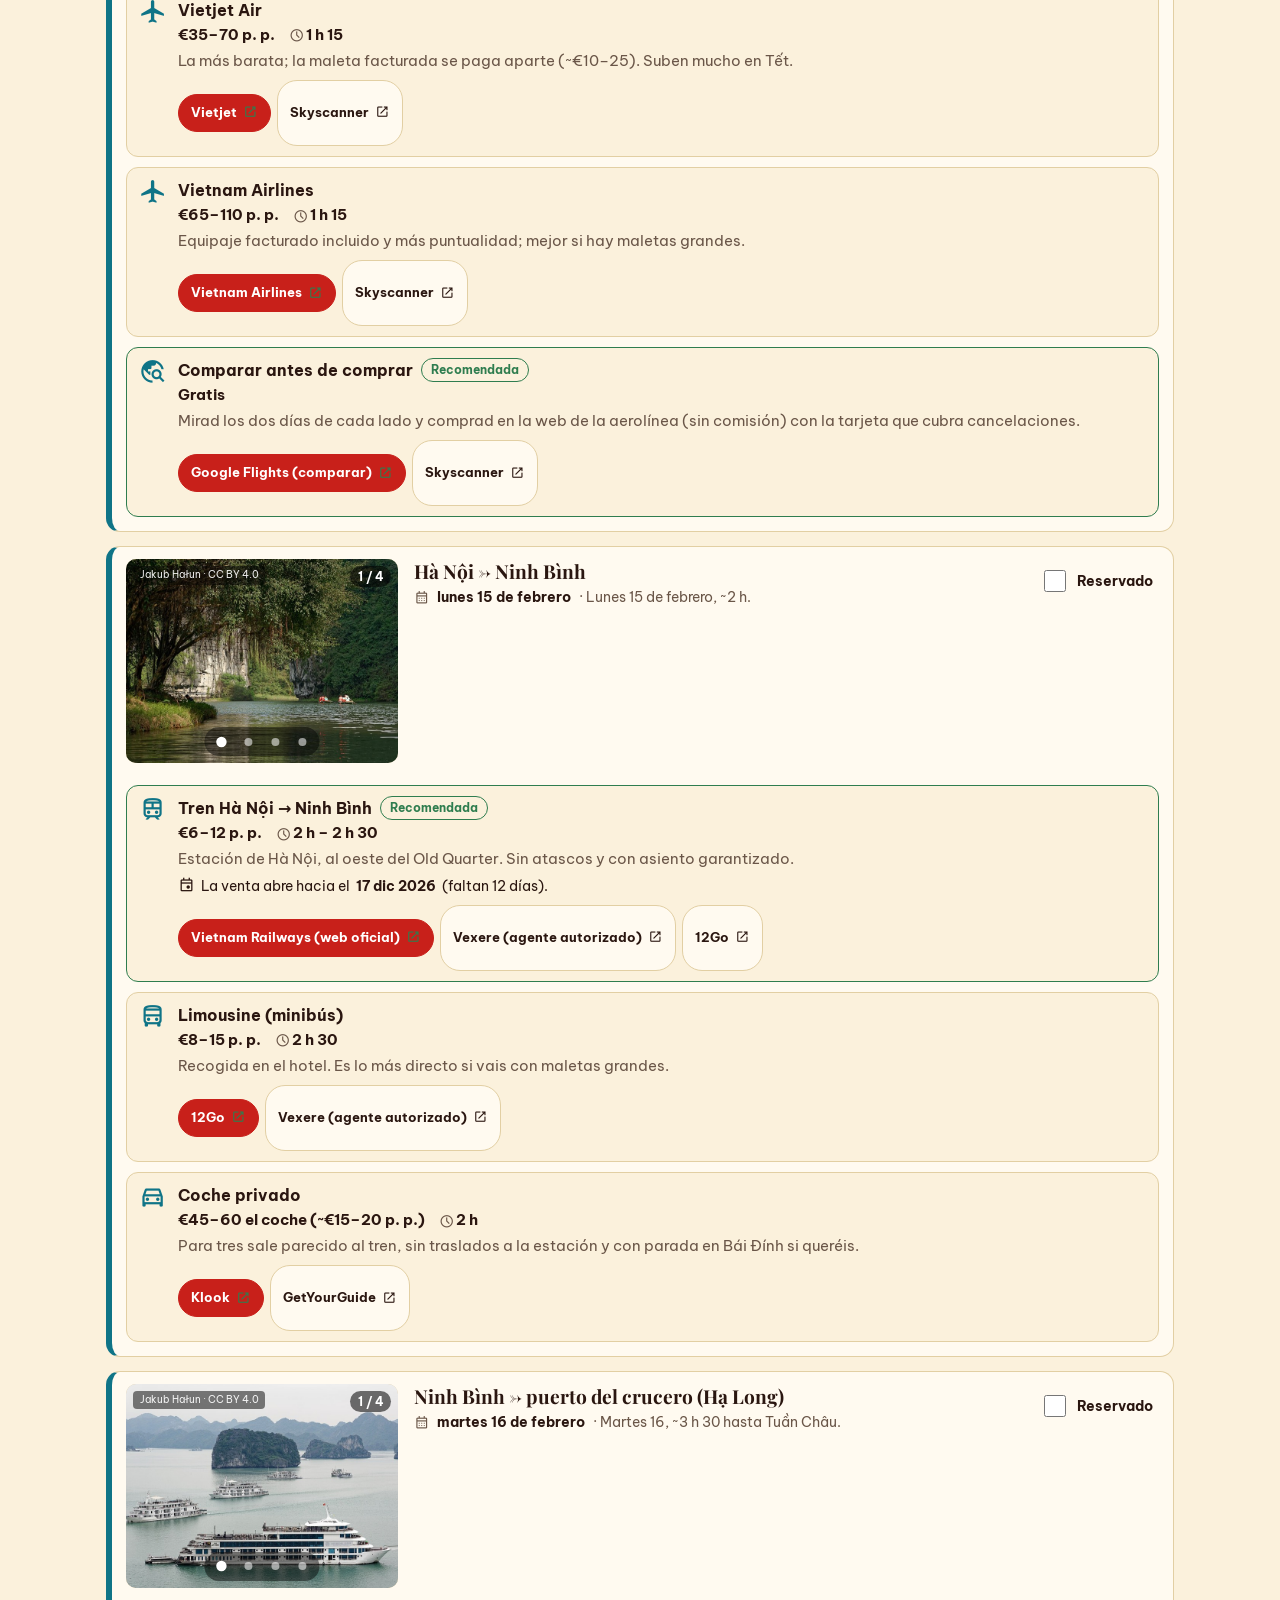
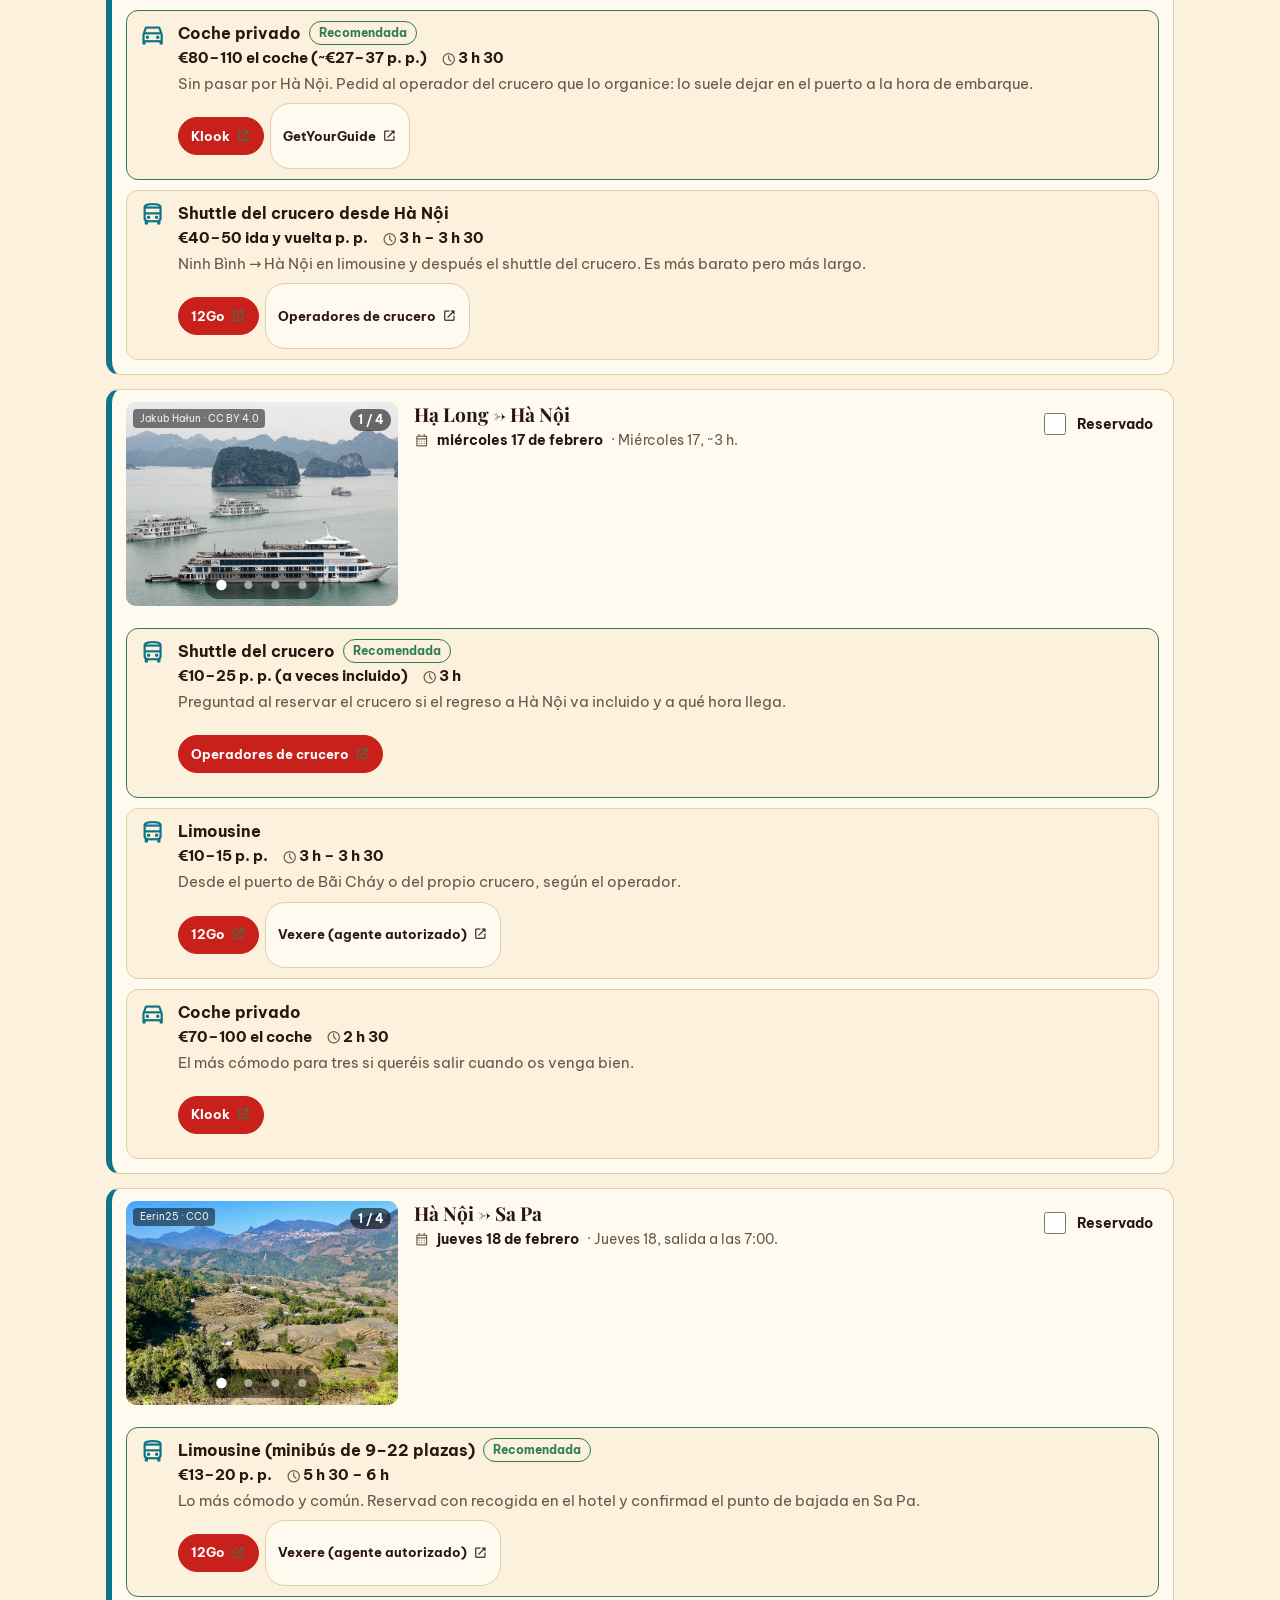
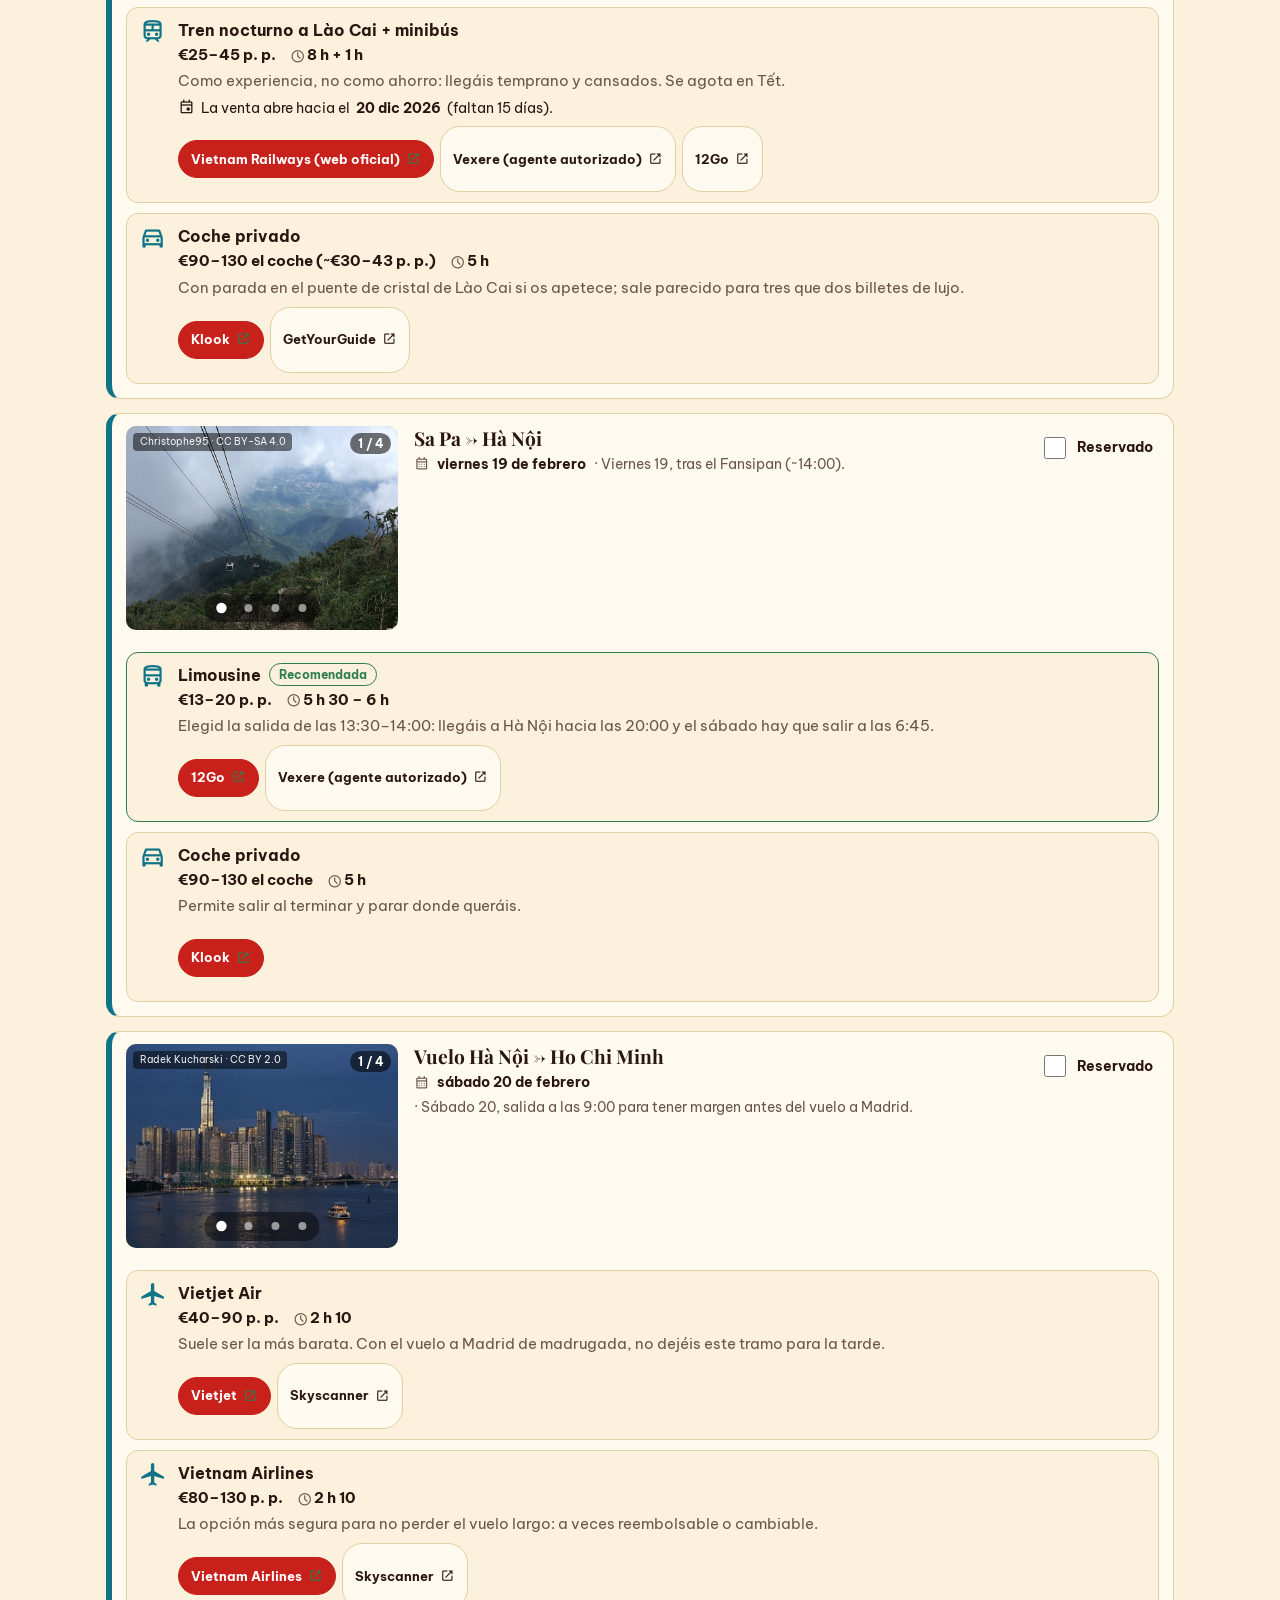
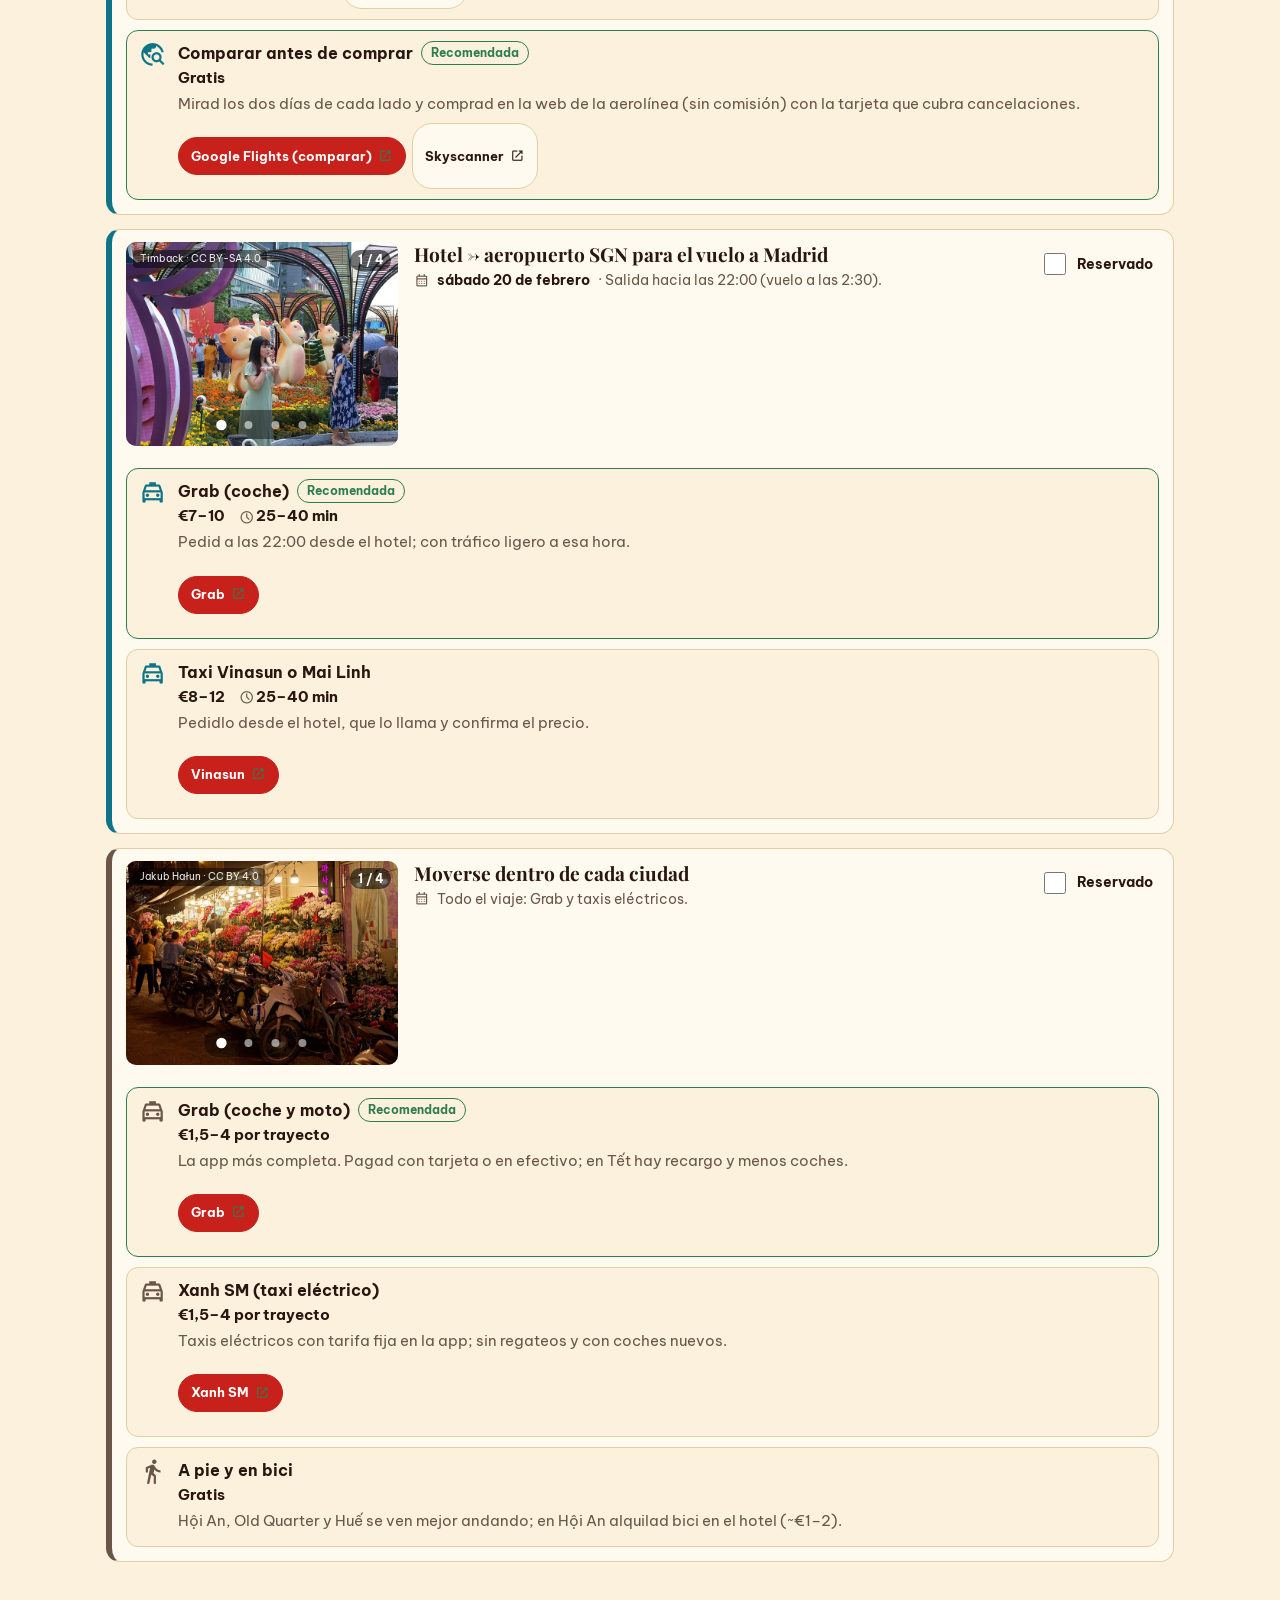
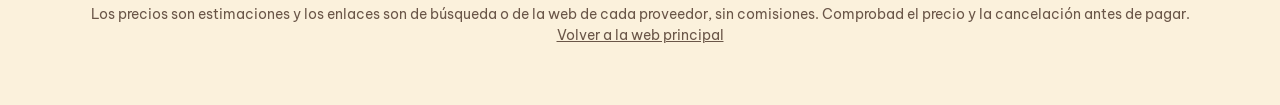
<file: transporte.html>
<!doctype html>
<html lang="es">
<head>
<meta charset="utf-8">
<meta name="viewport" content="width=device-width, initial-scale=1, viewport-fit=cover">
<title>Transporte · Vietnam 5–21 Febrero</title>
<meta name="description" content="Transporte del viaje a Vietnam según el itinerario elegido, con el mejor sitio para reservar cada cosa.">
<link rel="icon" href="data:image/svg+xml,%3Csvg xmlns='http://www.w3.org/2000/svg' viewBox='0 0 32 32'%3E%3Crect width='32' height='32' rx='6' fill='%23c8201a'/%3E%3Cpolygon points='16,5 19.2,12.6 27,13.2 21,18.4 22.9,26 16,21.9 9.1,26 11,18.4 5,13.2 12.8,12.6' fill='%23ffcd00'/%3E%3C/svg%3E">
<script>try { var th = localStorage.getItem('theme'); if (th === 'dark' || th === 'light') document.documentElement.setAttribute('data-theme', th); } catch (e) {}</script>
<link rel="preconnect" href="https://fonts.googleapis.com">
<link rel="preconnect" href="https://fonts.gstatic.com" crossorigin>
<link rel="stylesheet" href="https://fonts.googleapis.com/css2?family=Material+Symbols+Outlined:opsz,wght,FILL,GRAD@24,400,0,0&display=block">
<link rel="stylesheet" href="https://fonts.googleapis.com/css2?family=Be+Vietnam+Pro:wght@400;500;700&family=Playfair+Display:wght@600;700;900&display=swap">
<link rel="stylesheet" href="assets/css/sub.css">
</head>
<body>
<noscript><p class="wrap msg">Esta página necesita JavaScript.</p></noscript>
<script src="assets/js/data.js"></script>
<script src="assets/js/gallery.js"></script>
<script src="assets/js/book.js"></script>
<script>VNB.boot('transport');</script>
</body>
</html>
</file>
<file: assets/css/sub.css>
/* Estilos de las páginas de reservas: estancia, transporte y eventos */
:root {
  --cream: #fbf1dc; --paper: #fffaf0; --ink: #2a1610; --muted: #6a5648;
  --red: #c8201a; --yellow: #ffcd00; --gold: #a87400; --jade: #2f7d4f; --teal: #0f7487; --indigo: #2c4a8f; --lotus: #c43a73; --hue: #7a4a9b;
  --on-red: #ffffff; --line: #e2cfa3; --bg: var(--cream); --surface: var(--paper); --fg: var(--ink);
  --display: "Playfair Display", Georgia, "Times New Roman", serif;
  --body: "Be Vietnam Pro", "Segoe UI", system-ui, sans-serif;
}
@media (prefers-color-scheme: dark) {
  :root:not([data-theme="light"]) {
    --cream: #1b100c; --paper: #2a1913; --ink: #fbeed4; --muted: #cdb7a0; --line: #4c3328;
    --red: #ff6b5c; --yellow: #ffd84a; --gold: #ffcd3c; --jade: #6fc78c; --teal: #52c5d8; --indigo: #93b3ff; --lotus: #ff8cb6; --hue: #cfa2f0;
    --on-red: #1b100c; color-scheme: dark;
  }
}
:root[data-theme="dark"] {
  --cream: #1b100c; --paper: #2a1913; --ink: #fbeed4; --muted: #cdb7a0; --line: #4c3328;
  --red: #ff6b5c; --yellow: #ffd84a; --gold: #ffcd3c; --jade: #6fc78c; --teal: #52c5d8; --indigo: #93b3ff; --lotus: #ff8cb6; --hue: #cfa2f0;
  --on-red: #1b100c; color-scheme: dark;
}
* { box-sizing: border-box; }
:root { -webkit-text-size-adjust: 100%; text-size-adjust: 100%; scroll-behavior: smooth; }
[hidden] { display: none !important; }
body { background: var(--bg); color: var(--fg); font-family: var(--body); font-size: 16px; line-height: 1.5; margin: 0; }
a { color: inherit; }
button { font: inherit; color: inherit; }
:focus-visible { outline: 3px solid var(--gold); outline-offset: 2px; }
.mi { font-family: "Material Symbols Outlined"; font-weight: 400; font-style: normal; font-size: 1.25em; line-height: 1; letter-spacing: normal; text-transform: none; display: inline-block; white-space: nowrap; direction: ltr; vertical-align: -.25em; font-feature-settings: "liga"; -webkit-font-feature-settings: "liga"; }
.wrap { max-width: 1100px; margin-inline: auto; padding-left: max(16px, env(safe-area-inset-left, 0px)); padding-right: max(16px, env(safe-area-inset-right, 0px)); }

.top { position: sticky; top: 0; z-index: 50; background: color-mix(in srgb, var(--bg) 94%, transparent); backdrop-filter: blur(8px); border-bottom: 1px solid var(--line); }
.bar { display: flex; align-items: center; gap: 10px; min-height: 56px; padding-block: 6px; }
.back { display: inline-flex; align-items: center; gap: 4px; min-height: 44px; padding: 0 12px 0 8px; border-radius: 22px; text-decoration: none; font-weight: 700; font-size: .88rem; border: 1px solid var(--line); background: var(--surface); }
.back:hover { border-color: var(--gold); }
.ttl { margin: 0; font: 700 1.2rem/1.15 var(--display); flex: 1; min-width: 0; white-space: nowrap; overflow: hidden; text-overflow: ellipsis; }
.ttl small { display: block; font: 500 .72rem/1.2 var(--body); color: var(--muted); }
.ibtn { width: 44px; height: 44px; border-radius: 50%; border: 1px solid var(--line); background: var(--surface); cursor: pointer; display: grid; place-items: center; }
.ibtn:hover { border-color: var(--gold); }
.tabs { display: flex; gap: 6px; overflow-x: auto; padding: 2px 0 10px; scrollbar-width: thin; }
.tabs a { flex: 0 0 auto; display: inline-flex; align-items: center; gap: 6px; min-height: 44px; padding: 0 16px; border-radius: 22px; border: 1px solid var(--line); background: var(--surface); text-decoration: none; font-weight: 700; font-size: .9rem; }
.tabs a:hover { border-color: var(--gold); }
.tabs a[aria-current="page"] { background: var(--red); border-color: var(--red); color: var(--on-red); }

.lead { padding: 18px 0 6px; }
.lead p { margin: 0 0 8px; color: var(--muted); max-width: 72ch; }
.sum { display: flex; flex-wrap: wrap; gap: 6px 16px; font-size: .9rem; }
.sum b { color: var(--fg); }
.sum a { font-weight: 700; }

.best { display: flex; gap: 12px; margin: 14px 0; padding: 12px 14px; border: 1px solid var(--jade); border-radius: 14px; background: color-mix(in srgb, var(--jade) 8%, var(--surface)); }
.best > .mi { color: var(--jade); font-size: 1.7rem; }
.best b { font-weight: 700; }
.best p { margin: 2px 0 0; font-size: .92rem; }
.note { margin: 6px 0; font-size: .88rem; color: var(--muted); }
.warn { margin: 8px 0; padding: 8px 12px; border-radius: 10px; border: 1px dashed var(--gold); font-size: .9rem; display: flex; gap: 8px; align-items: flex-start; }
.d { margin: 4px 0; font-size: .92rem; color: var(--muted); }

.card { --z: var(--muted); border: 1px solid var(--line); border-left: 6px solid var(--z); border-radius: 14px; background: var(--surface); padding: 12px 14px 14px; margin: 14px 0; scroll-margin-top: 150px; }
.card.isdone { opacity: .62; }
.card.flash { box-shadow: 0 0 0 3px color-mix(in srgb, var(--gold) 55%, transparent); }
.ch { display: flex; gap: 10px; align-items: flex-start; justify-content: space-between; }
.ch > div { min-width: 0; }
.ch h2, .ch h3 { margin: 0; font: 700 1.2rem/1.25 var(--display); }
.ch h3 { font-size: 1.05rem; font-family: var(--body); }
.meta { margin: 4px 0 0; font-size: .88rem; color: var(--muted); display: flex; flex-wrap: wrap; align-items: center; gap: 4px 8px; }
.meta .mi { font-size: 1.1em; }
.meta b { color: var(--fg); }
.pill { display: inline-flex; align-items: center; gap: 4px; padding: 2px 9px; border-radius: 12px; font-size: .74rem; font-weight: 700; border: 1px solid var(--line); background: var(--bg); color: var(--muted); white-space: nowrap; }
.pill.ok { border-color: var(--jade); color: var(--jade); }
.pill.pref { border-color: var(--gold); color: var(--gold); }
.pill .mi { font-size: 1.1em; }
.pillrow { margin: 6px 0 0; }
.done { display: inline-flex; align-items: center; gap: 8px; min-height: 44px; padding: 0 6px; cursor: pointer; font-size: .85rem; font-weight: 700; white-space: nowrap; }
.done input { width: 22px; height: 22px; accent-color: var(--jade); cursor: pointer; }

.tiers { display: grid; gap: 10px; margin-top: 10px; grid-template-columns: repeat(auto-fit, minmax(210px, 1fr)); }
.tier { border: 1px solid var(--line); border-radius: 12px; padding: 10px 12px; background: var(--bg); display: flex; flex-direction: column; }
.tier.base { border-color: var(--gold); }
.th { display: flex; justify-content: space-between; align-items: center; gap: 6px; }
.th b { font-size: .98rem; }
.tier .price { margin: 4px 0; font: 700 1.05rem/1.2 var(--body); color: var(--fg); }
.tier .pp { margin: 4px 0 8px; font-size: .82rem; color: var(--muted); }
.up { color: var(--red); } .down { color: var(--jade); }
.tier .lks { margin-top: auto; }

.opts { display: grid; gap: 10px; margin-top: 10px; }
.opt { display: flex; gap: 12px; padding: 10px 12px; border: 1px solid var(--line); border-radius: 12px; background: var(--bg); }
.opt.rec { border-color: var(--jade); }
.opt.sel { border-color: var(--gold); background: color-mix(in srgb, var(--gold) 8%, var(--bg)); }
.mic { font-size: 1.7rem; color: var(--z); flex: 0 0 auto; }
.ob { min-width: 0; flex: 1; }
.oh { display: flex; flex-wrap: wrap; align-items: center; gap: 4px 8px; }
.op { margin: 2px 0; display: flex; flex-wrap: wrap; gap: 2px 14px; font-weight: 700; font-size: .92rem; }
.op .mi { font-size: 1.05em; color: var(--muted); margin-right: 2px; }
.rail { margin: 6px 0 0; font-size: .85rem; display: flex; gap: 6px; align-items: flex-start; color: var(--fg); }

.lks { display: flex; flex-wrap: wrap; gap: 6px; margin-top: 8px; }
.btn, a.lk { min-height: 40px; padding: 0 14px; border-radius: 20px; border: 1px solid var(--line); background: var(--surface); cursor: pointer; font-weight: 700; font-size: .85rem; display: inline-flex; align-items: center; gap: 6px; text-decoration: none; }
.btn:hover, a.lk:hover { border-color: var(--gold); }
.btn.primary, a.best { background: var(--red); border-color: var(--red); color: var(--on-red); }
.btn.mini { min-height: 38px; padding: 0 12px; font-size: .8rem; }
.btn .mi { font-size: 1.15em; }

.dayg h2 { margin: 26px 0 4px; font: 700 1.25rem/1.25 var(--display); display: flex; flex-wrap: wrap; align-items: baseline; gap: 4px 12px; }
.dayg h2 small { font: 500 .85rem var(--body); color: var(--muted); }
.seg { display: inline-flex; border: 1px solid var(--line); border-radius: 22px; background: var(--surface); padding: 2px; margin: 6px 0; }
.seg button { white-space: nowrap; min-height: 40px; padding: 0 14px; border: 0; border-radius: 20px; background: none; cursor: pointer; font-weight: 700; font-size: .85rem; color: var(--muted); }
.seg button[aria-pressed="true"] { background: var(--red); color: var(--on-red); }

/* Botón de descarga con menú */
details.dl { position: relative; }
details.dl > summary { list-style: none; }
details.dl > summary::-webkit-details-marker { display: none; }
.dlm { position: absolute; right: 0; top: calc(100% + 6px); z-index: 60; min-width: 250px; background: var(--surface); border: 1px solid var(--line); border-radius: 14px; box-shadow: 0 8px 24px rgba(0,0,0,.25); padding: 6px; display: grid; }
.dlm button { display: grid; grid-template-columns: 28px 1fr; column-gap: 8px; text-align: left; padding: 8px 10px; border: 0; background: none; border-radius: 10px; cursor: pointer; min-height: 52px; align-items: center; }
.dlm button:hover { background: color-mix(in srgb, var(--gold) 14%, transparent); }
.dlm button .mi { grid-row: span 2; font-size: 1.5rem; color: var(--gold); }
.dlm button small { color: var(--muted); font-size: .78rem; }
.dlm button:disabled { opacity: .5; cursor: progress; }

/* Reservas del día (línea de tiempo) */
.bklist { list-style: none; margin: 0; padding: 0 14px 12px; display: grid; gap: 8px; }
.bklist li { display: flex; align-items: center; gap: 10px; flex-wrap: wrap; padding: 8px 10px; border: 1px solid var(--line); border-radius: 12px; background: var(--bg); }
.bklist li > div { flex: 1 1 200px; min-width: 0; }
.bklist b { display: block; font-size: .92rem; line-height: 1.25; }
.bklist small { color: var(--muted); font-size: .8rem; }
.bklist .bi { font-size: 1.5rem; color: var(--gold); }
.bklist .ghost { background: none; }
.bklist li.isdone { opacity: .6; }

.msg { padding: 20px; border: 1px dashed var(--line); border-radius: 12px; color: var(--muted); }
footer.f { text-align: center; padding: 28px 0 60px; color: var(--muted); font-size: .85rem; }
@media (max-width: 560px) {
  .ttl { display: none; }
  .bar { justify-content: space-between; gap: 6px; }
  .back .t, .dlt { display: none; }
  .back { padding: 0 8px; }
  details.dl > summary.btn { padding: 0 12px; }
  .opt { flex-direction: column; gap: 6px; }
  .ch { flex-direction: column; gap: 2px; }
}
@media (prefers-reduced-motion: reduce) { :root { scroll-behavior: auto; } * { transition: none !important; } }

/* Seguro de viaje */
.tier .pts { margin: 2px 0 10px; padding-left: 1.1em; font-size: .85rem; color: var(--muted); }
.tier .pts li { margin: 2px 0; }

/* Cabecera de página y separadores de grupo */
header.chap { --z: var(--red); position: relative; display: grid; grid-template-columns: auto minmax(0, 1fr); gap: .4rem 1rem; align-items: center; padding: 18px 20px; margin: 18px 0 8px; border: 1px solid color-mix(in srgb, var(--z) 38%, var(--line)); border-left: 8px solid var(--z); border-radius: 16px; background: linear-gradient(105deg, color-mix(in srgb, var(--z) 16%, var(--surface)), var(--surface) 78%); overflow: hidden; }
.chap-ic { width: 58px; height: 58px; border-radius: 50%; background: var(--z); color: var(--on-red); display: grid; place-items: center; box-shadow: 0 0 0 5px color-mix(in srgb, var(--z) 22%, transparent); }
.chap-ic .mi { font-size: 2rem; vertical-align: 0; }
.chap-k { display: block; font: 700 .7rem/1.2 var(--body); letter-spacing: .18em; text-transform: uppercase; color: var(--z); }
header.chap h2 { font-family: var(--display); font-size: clamp(1.45rem, 4vw, 2rem); line-height: 1.15; margin: .15rem 0 0; }
.chap-s { grid-column: 1 / -1; margin: 0; max-width: 72ch; color: var(--muted); }
header.chap .sum { grid-column: 1 / -1; }
.grp { --z: var(--teal); display: flex; align-items: center; gap: 12px; margin: 30px 0 6px; }
.grp::after { content: ""; flex: 1; height: 2px; background: repeating-linear-gradient(90deg, var(--line) 0 10px, transparent 10px 17px); order: 3; }
.grp .gi { flex: none; width: 44px; height: 44px; border-radius: 50%; background: var(--z); color: var(--on-red); display: grid; place-items: center; box-shadow: 0 0 0 4px color-mix(in srgb, var(--z) 20%, transparent); }
.grp .gi .mi { font-size: 1.5rem; vertical-align: 0; }
.grp b { display: block; font: 700 1.25rem/1.2 var(--display); }
.grp small { color: var(--muted); font-size: .85rem; }
.tabs a .mi { color: var(--tz, var(--muted)); }
.tabs a[aria-current="page"] { background: var(--tz, var(--red)); border-color: var(--tz, var(--red)); }
.tabs a[aria-current="page"] .mi { color: inherit; }
.dayg h2 { padding: 8px 14px; border-radius: 12px; border: 1px solid var(--line); border-left: 6px solid var(--gold); background: color-mix(in srgb, var(--gold) 9%, var(--surface)); align-items: center; }
@media (max-width: 560px) { header.chap { padding: 14px 14px; gap: .3rem .75rem; } .chap-ic { width: 48px; height: 48px; } .chap-ic .mi { font-size: 1.6rem; } }

/* Comida */
.tierleg { display: grid; gap: 10px; grid-template-columns: repeat(auto-fit, minmax(150px, 1fr)); margin: 14px 0 8px; }
.tierleg button { --tz: var(--muted); text-align: left; display: grid; gap: 2px; padding: 10px 12px 12px; border: 1px solid var(--line); border-top: 5px solid var(--tz); border-radius: 12px; background: var(--surface); cursor: pointer; min-height: 88px; }
.tierleg button:hover { border-color: var(--tz); }
.tierleg button[aria-pressed="true"] { background: color-mix(in srgb, var(--tz) 14%, var(--surface)); border-color: var(--tz); box-shadow: 0 0 0 2px color-mix(in srgb, var(--tz) 40%, transparent); }
.tierleg b { font-size: .95rem; }
.tierleg small { color: var(--muted); font-size: .78rem; line-height: 1.3; }
.kb { display: inline-grid; place-items: center; min-width: 2.6em; padding: 1px 9px; border-radius: 12px; background: var(--tz, var(--muted)); color: var(--on-red); font: 700 .95rem/1.5 var(--display); letter-spacing: .02em; justify-self: start; }
.zchips { display: flex; gap: 6px; overflow-x: auto; padding: 8px 0 4px; scrollbar-width: thin; }
.zchips a { flex: 0 0 auto; display: inline-flex; align-items: center; gap: 6px; min-height: 40px; padding: 0 14px; border-radius: 20px; border: 1px solid var(--line); border-bottom: 4px solid var(--z); background: var(--surface); text-decoration: none; font-weight: 700; font-size: .85rem; }
.zchips a .mi { color: var(--z); }
.zchips a:hover { border-color: var(--z); }
.zone { --z: var(--muted); margin: 34px 0 0; scroll-margin-top: 150px; }
.zh { display: flex; align-items: center; gap: 14px; padding: 14px 16px; border-radius: 16px; background: linear-gradient(105deg, var(--z), color-mix(in srgb, var(--z) 55%, var(--bg))); color: var(--on-red); }
.zh .zi { flex: none; width: 54px; height: 54px; border-radius: 50%; background: color-mix(in srgb, var(--on-red) 22%, transparent); display: grid; place-items: center; }
.zh .zi .mi { font-size: 1.9rem; vertical-align: 0; }
.zh h2 { margin: 0; font: 700 1.5rem/1.15 var(--display); }
.zh .meta { color: inherit; opacity: .95; margin-top: 4px; }
.zh .meta b { color: inherit; }
.zh .pill { background: var(--surface); }
.pill.tet { border-color: var(--red); color: var(--red); }
.dishes { display: flex; flex-wrap: wrap; align-items: center; gap: 6px; margin: 12px 0 4px; }
.dishes .dl { display: inline-flex; align-items: center; gap: 4px; font-weight: 700; font-size: .8rem; color: var(--muted); text-transform: uppercase; letter-spacing: .06em; margin-right: 4px; }
.dish { padding: 3px 11px; border-radius: 14px; border: 1px solid color-mix(in srgb, var(--z) 45%, var(--line)); background: color-mix(in srgb, var(--z) 9%, var(--surface)); font-size: .85rem; font-weight: 500; }
.lanes { display: grid; gap: 14px; grid-template-columns: repeat(auto-fit, minmax(270px, 1fr)); margin-top: 12px; align-items: start; }
.lane { --tz: var(--muted); border: 1px solid var(--line); border-top: 5px solid var(--tz); border-radius: 14px; background: color-mix(in srgb, var(--tz) 5%, var(--surface)); padding: 10px 12px 12px; }
.lane h3 { display: flex; align-items: center; gap: 8px; margin: 0 0 8px; font: 700 1.05rem/1.2 var(--body); }
.spots { list-style: none; margin: 0; padding: 0; display: grid; gap: 10px; }
.one .spots { grid-template-columns: repeat(auto-fill, minmax(270px, 1fr)); }
.spot { border: 1px solid var(--line); border-radius: 12px; padding: 10px 12px; background: var(--bg); }
.spot .sh b { font-size: 1rem; line-height: 1.3; }
.spot .pillrow { display: flex; flex-wrap: wrap; gap: 5px; margin: 6px 0 0; }
.spot .d { margin: 6px 0; }
.spot .sm { margin: 4px 0 6px; display: flex; flex-wrap: wrap; gap: 2px 14px; font-size: .85rem; font-weight: 700; }
.spot .sm .mi { font-size: 1.05em; color: var(--muted); margin-right: 3px; }
@media (max-width: 560px) { .zh h2 { font-size: 1.25rem; } .zh .zi { width: 44px; height: 44px; } .tierleg { grid-template-columns: repeat(2, 1fr); } }

/* Fotos de cada ficha: carrusel de assets/js/gallery.js a la izquierda del texto */
.hasph { display: grid; grid-template-columns: minmax(0, 17rem) minmax(0, 1fr); gap: 12px 16px; align-items: start; }
.hasph > .tiers, .hasph > .opts { grid-column: 1 / -1; }
.cbody { min-width: 0; }
.cph .gcar { aspect-ratio: 4 / 3; border-radius: 10px; }
.zintro.hasph { margin-top: 14px; }
.zintro .dishes { margin-top: 0; }
@media (max-width: 720px) { .hasph { grid-template-columns: minmax(0, 1fr); } .cph .gcar { aspect-ratio: 16 / 9; } }

/* Comida: dentro de cada ficha, precio y botón pegados abajo; entre columnas, fichas alineadas por filas (subgrid) */
.lane[hidden] { display: none; }
.spot { display: flex; flex-direction: column; }
.spot .d { flex: 1 0 auto; }
.spot > a.btn { align-self: flex-start; }
@media (min-width: 880px) {
  @supports (grid-template-rows: subgrid) {
    #app:not(.one) .lanes { row-gap: 0; }
    #app:not(.one) .lane { display: grid; grid-template-rows: subgrid; grid-row: span var(--r); row-gap: 10px; align-content: start; }
    #app:not(.one) .lane h3 { margin: 0; }
    #app:not(.one) .lane .spots { display: contents; }
    #app:not(.one) .lane > .note { margin: 0; }
  }
}
</file>
